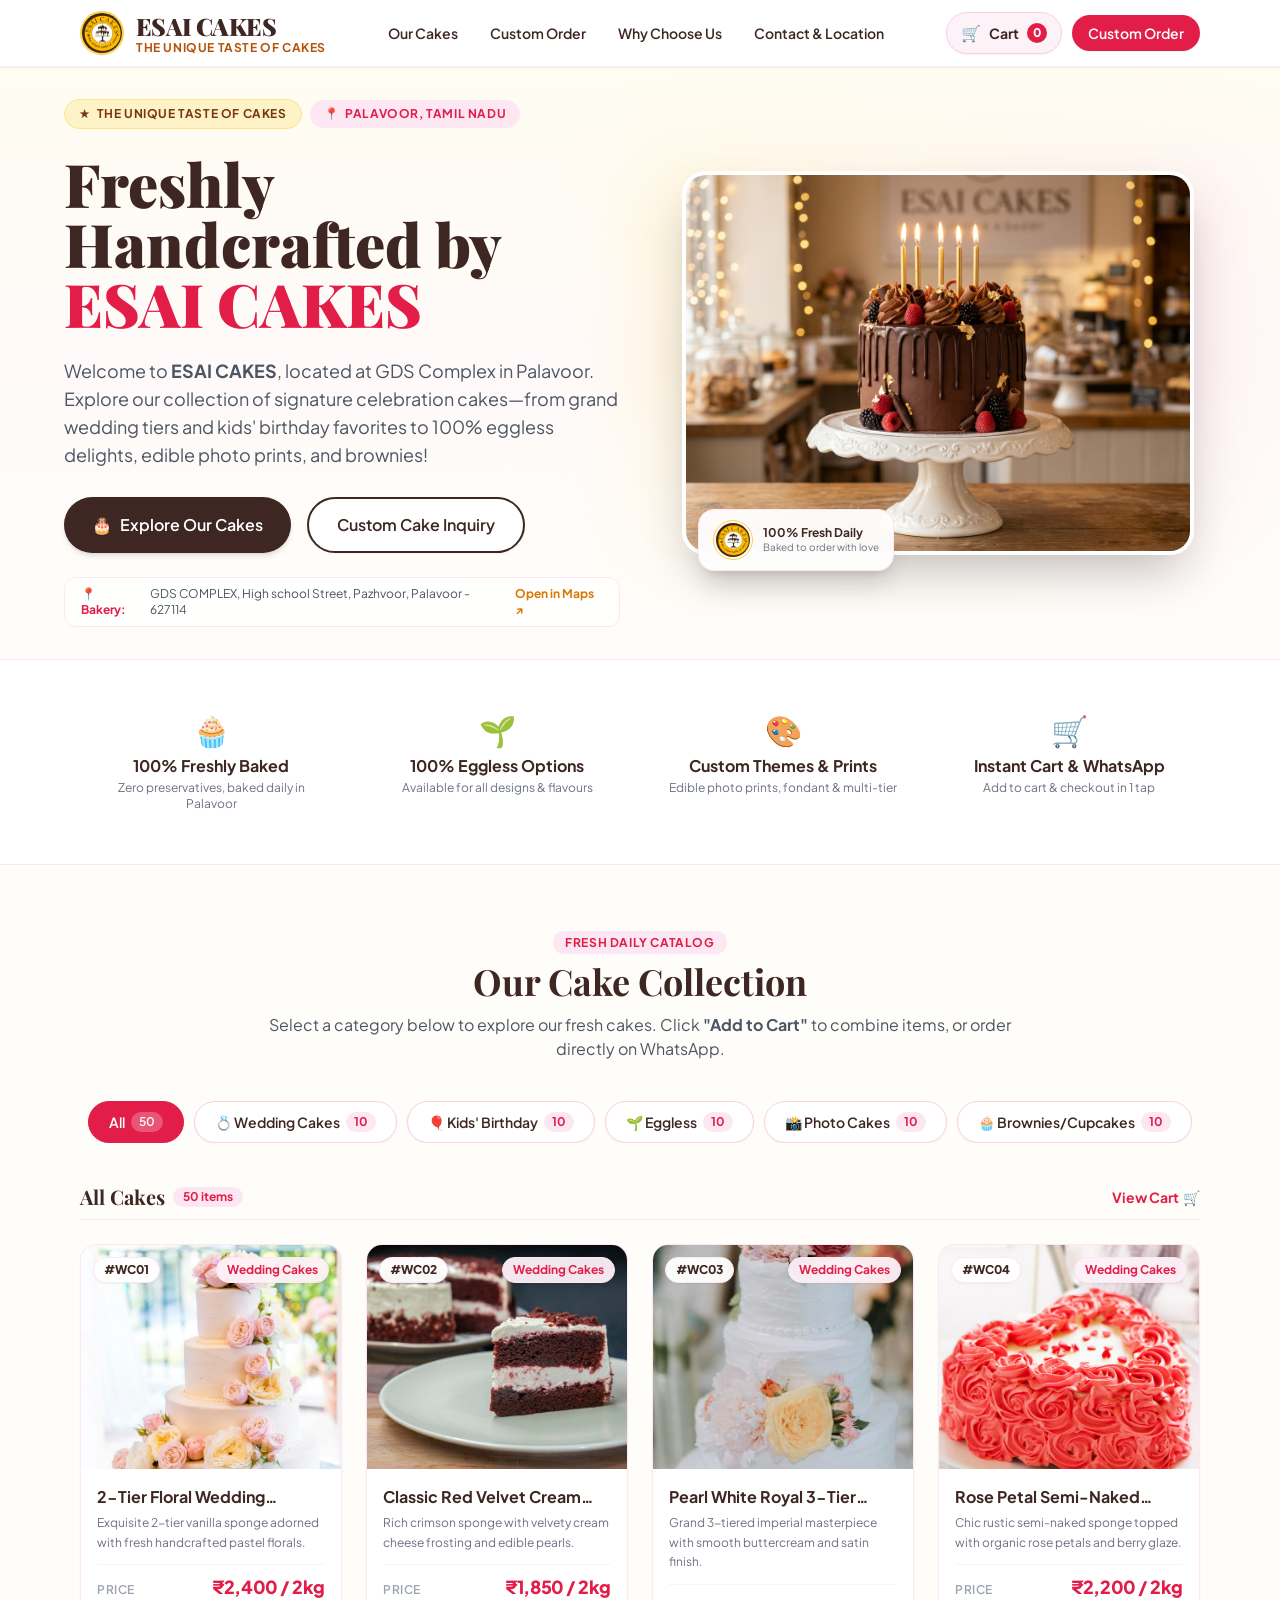
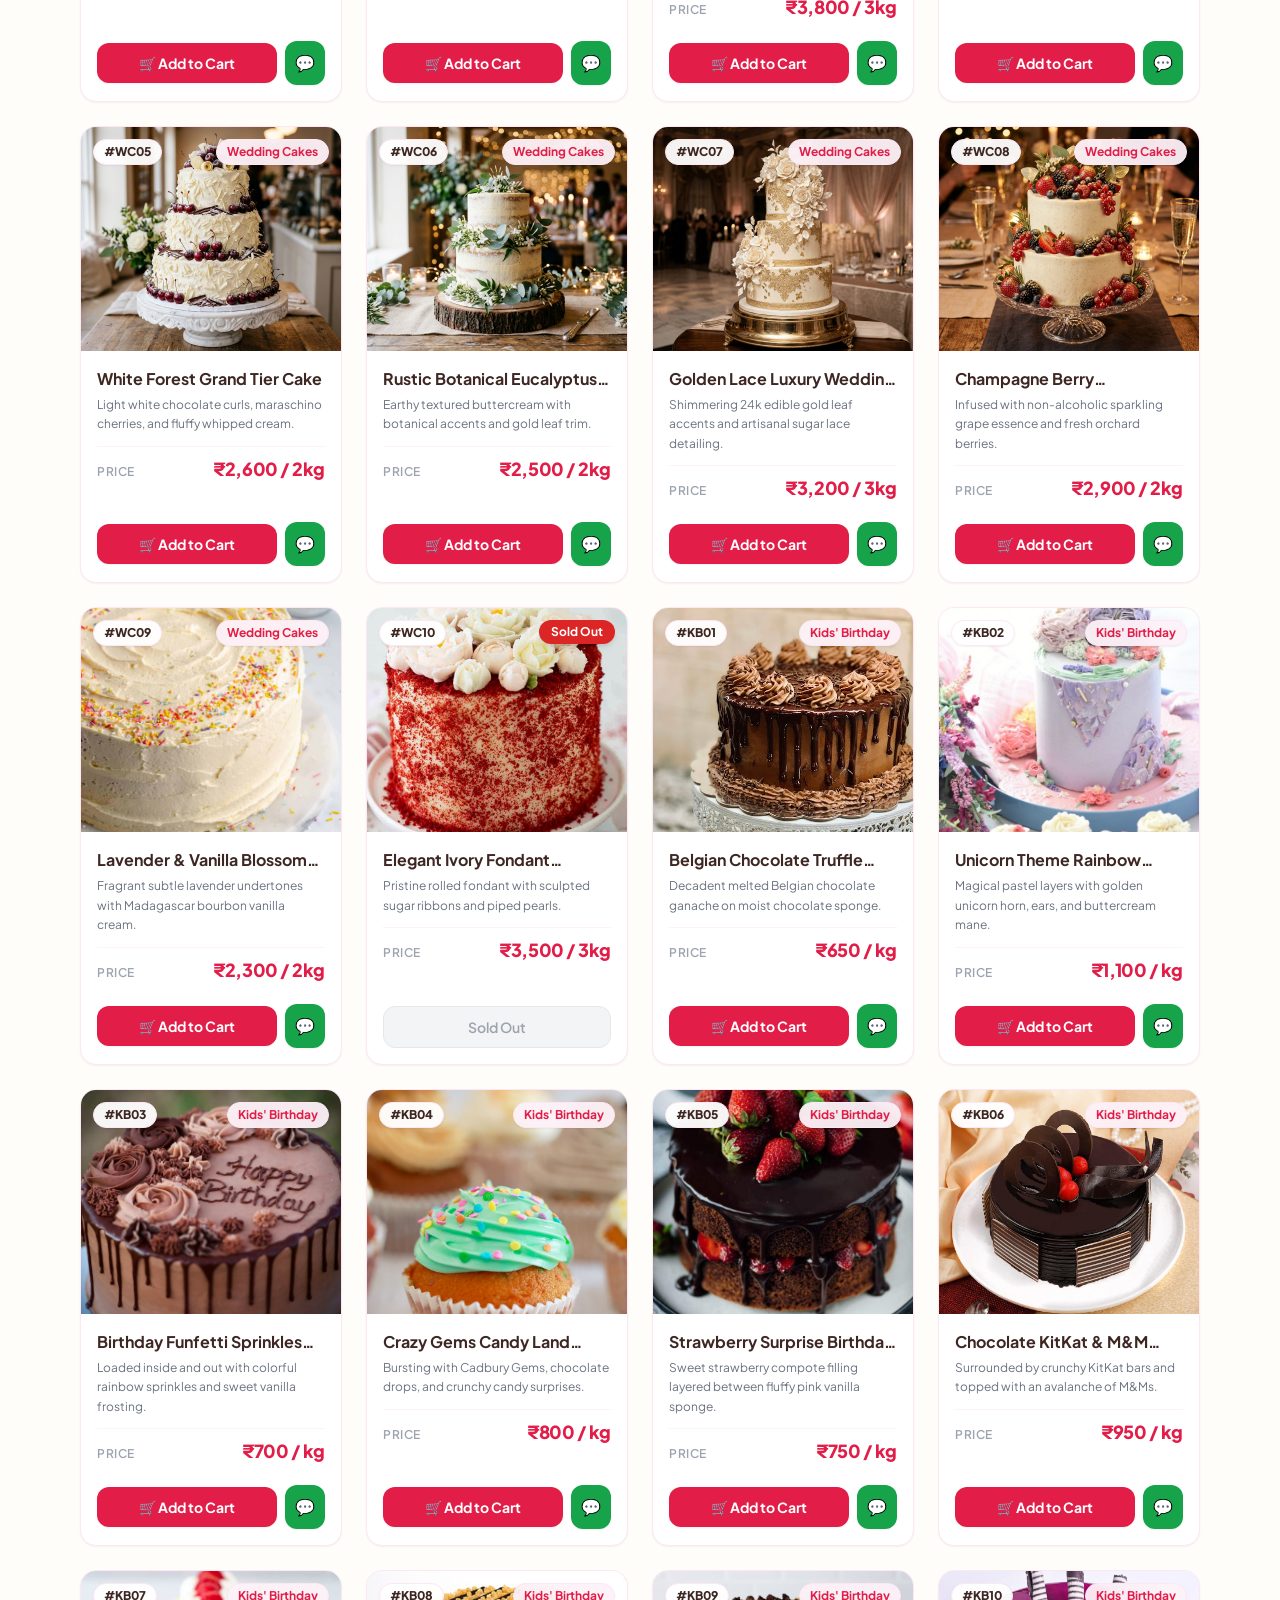
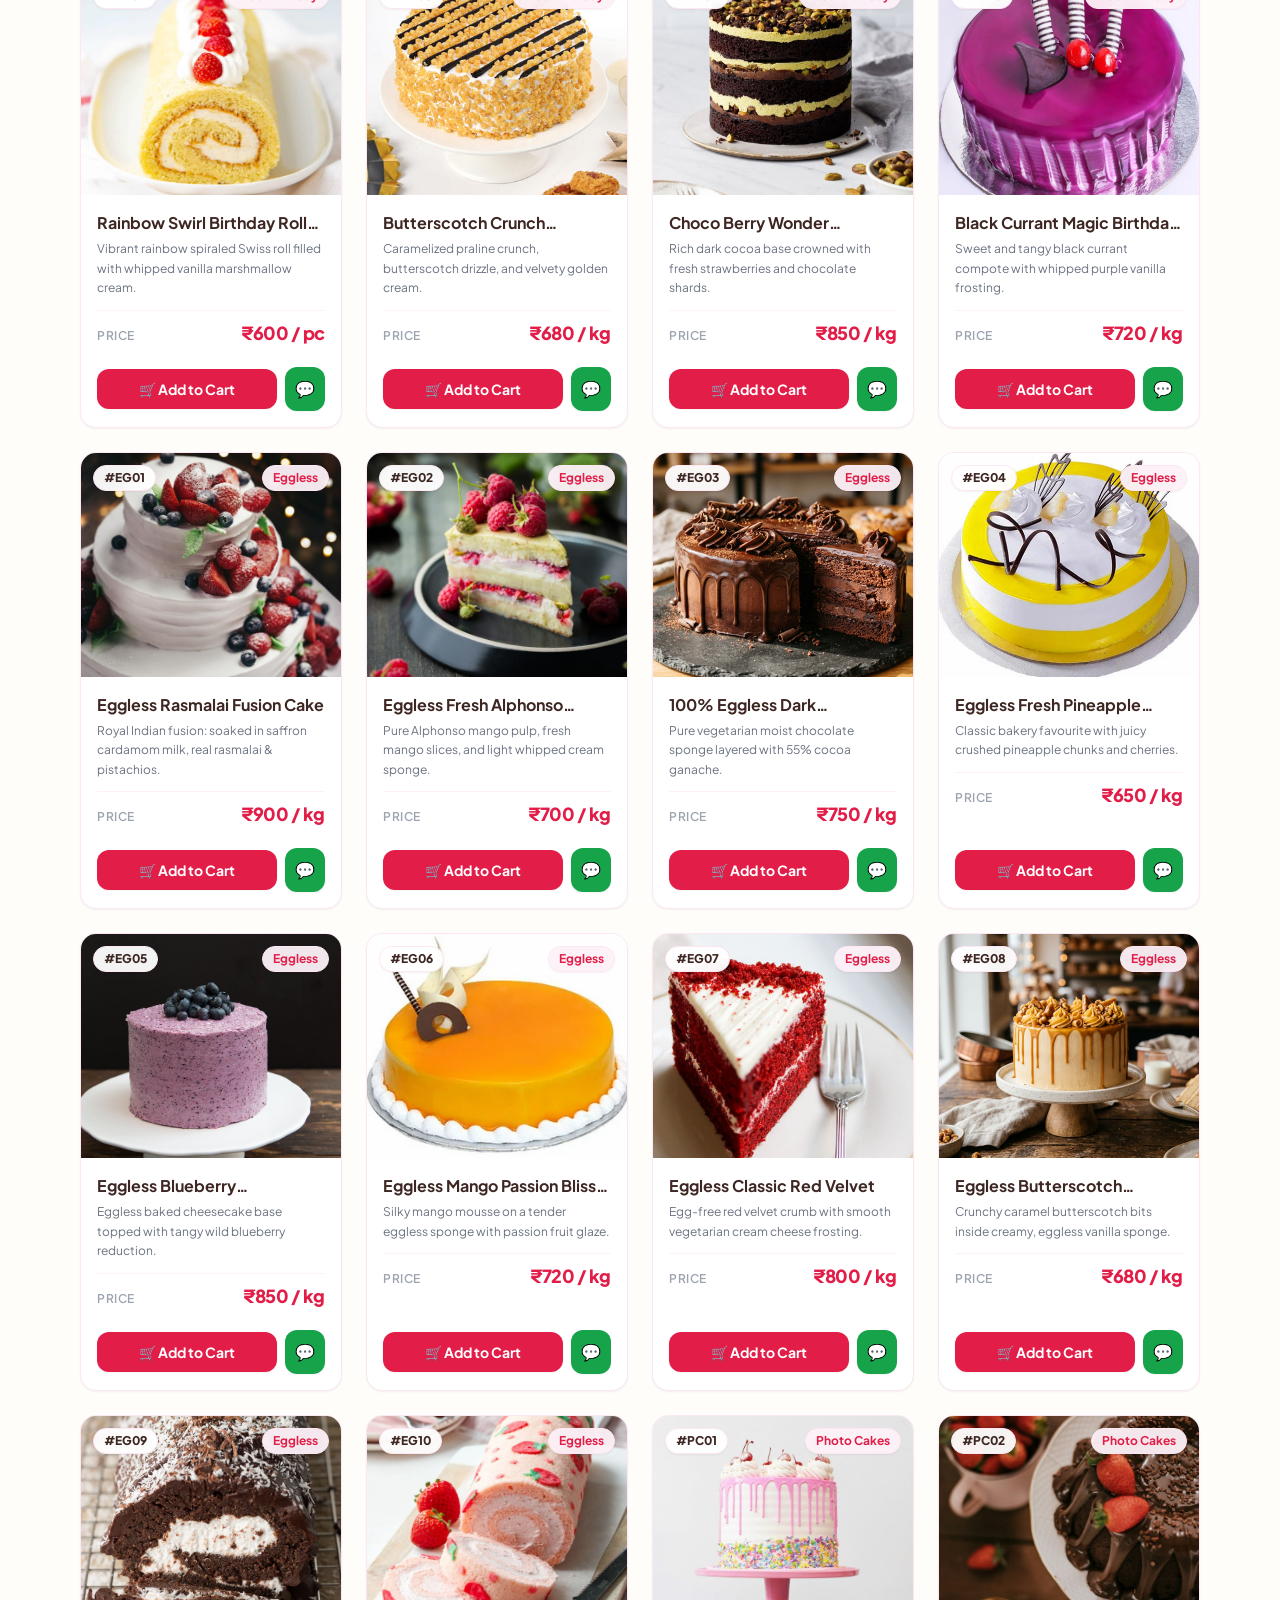
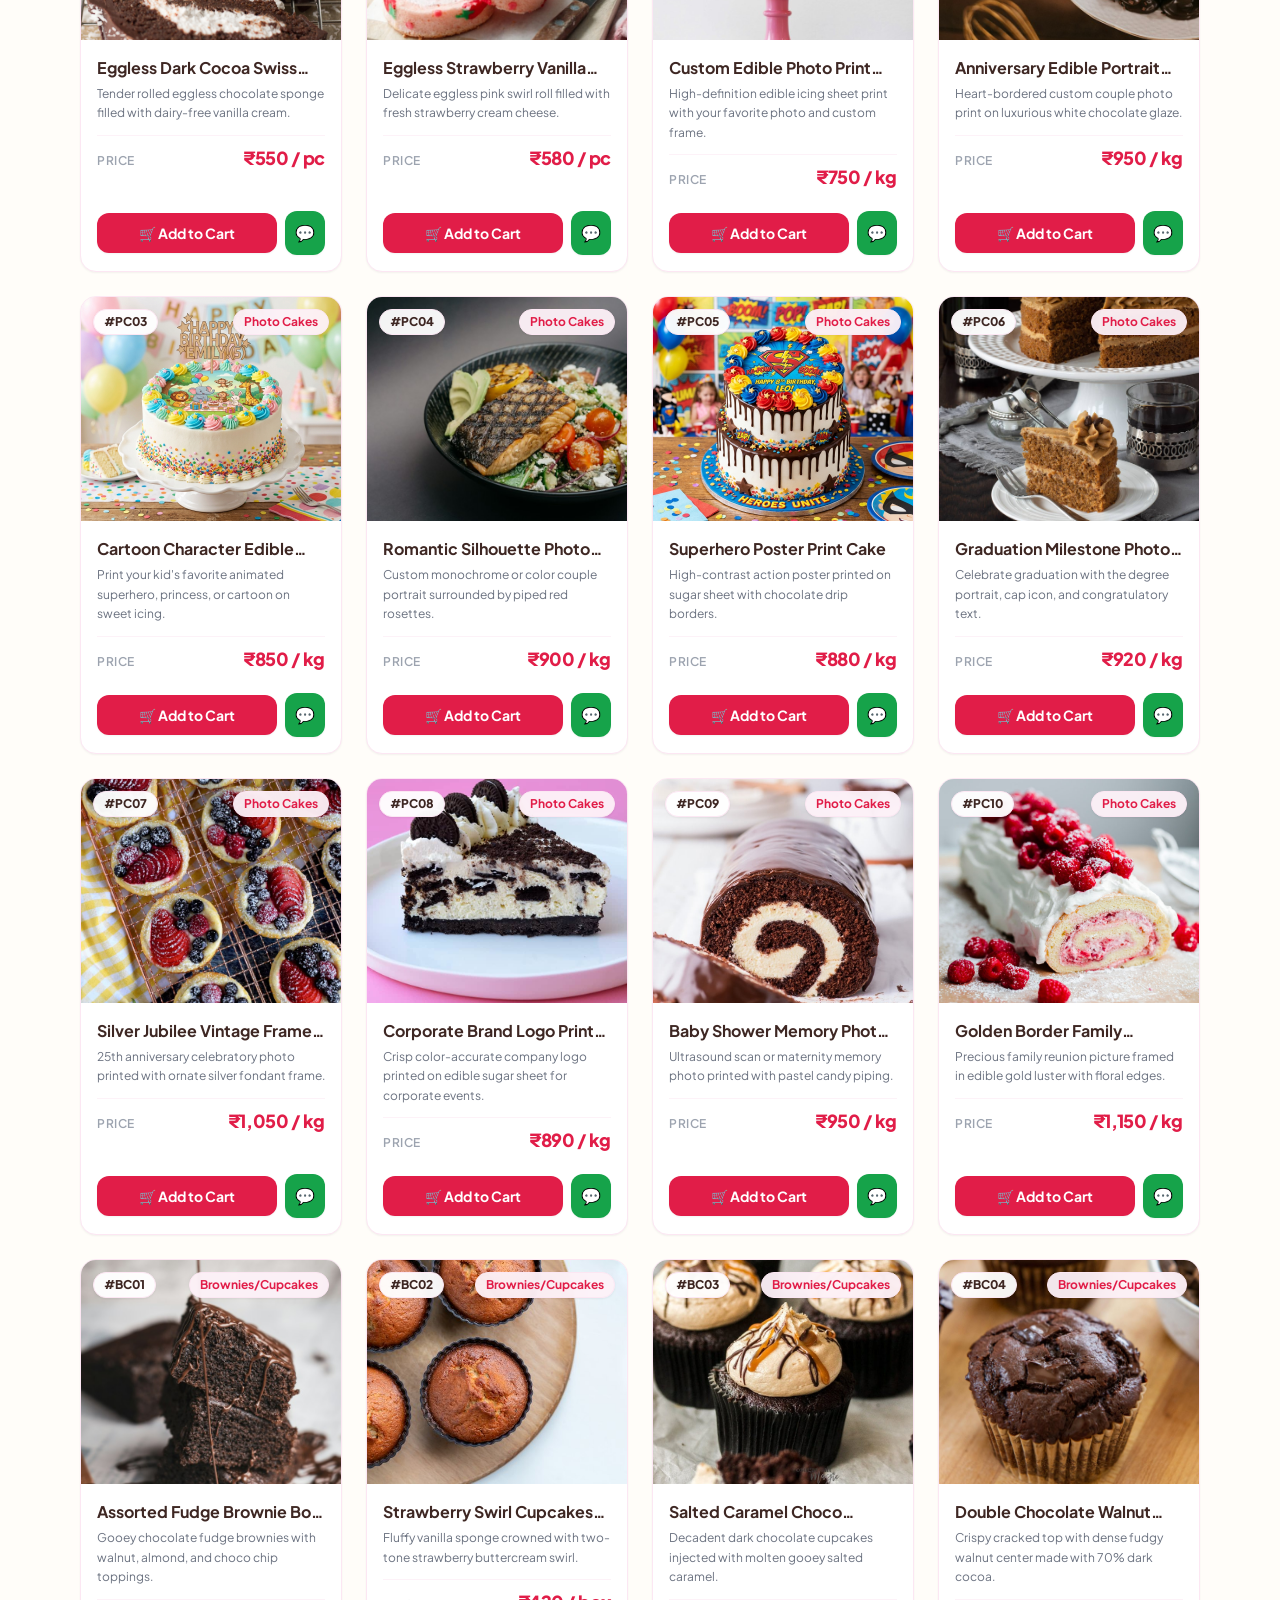
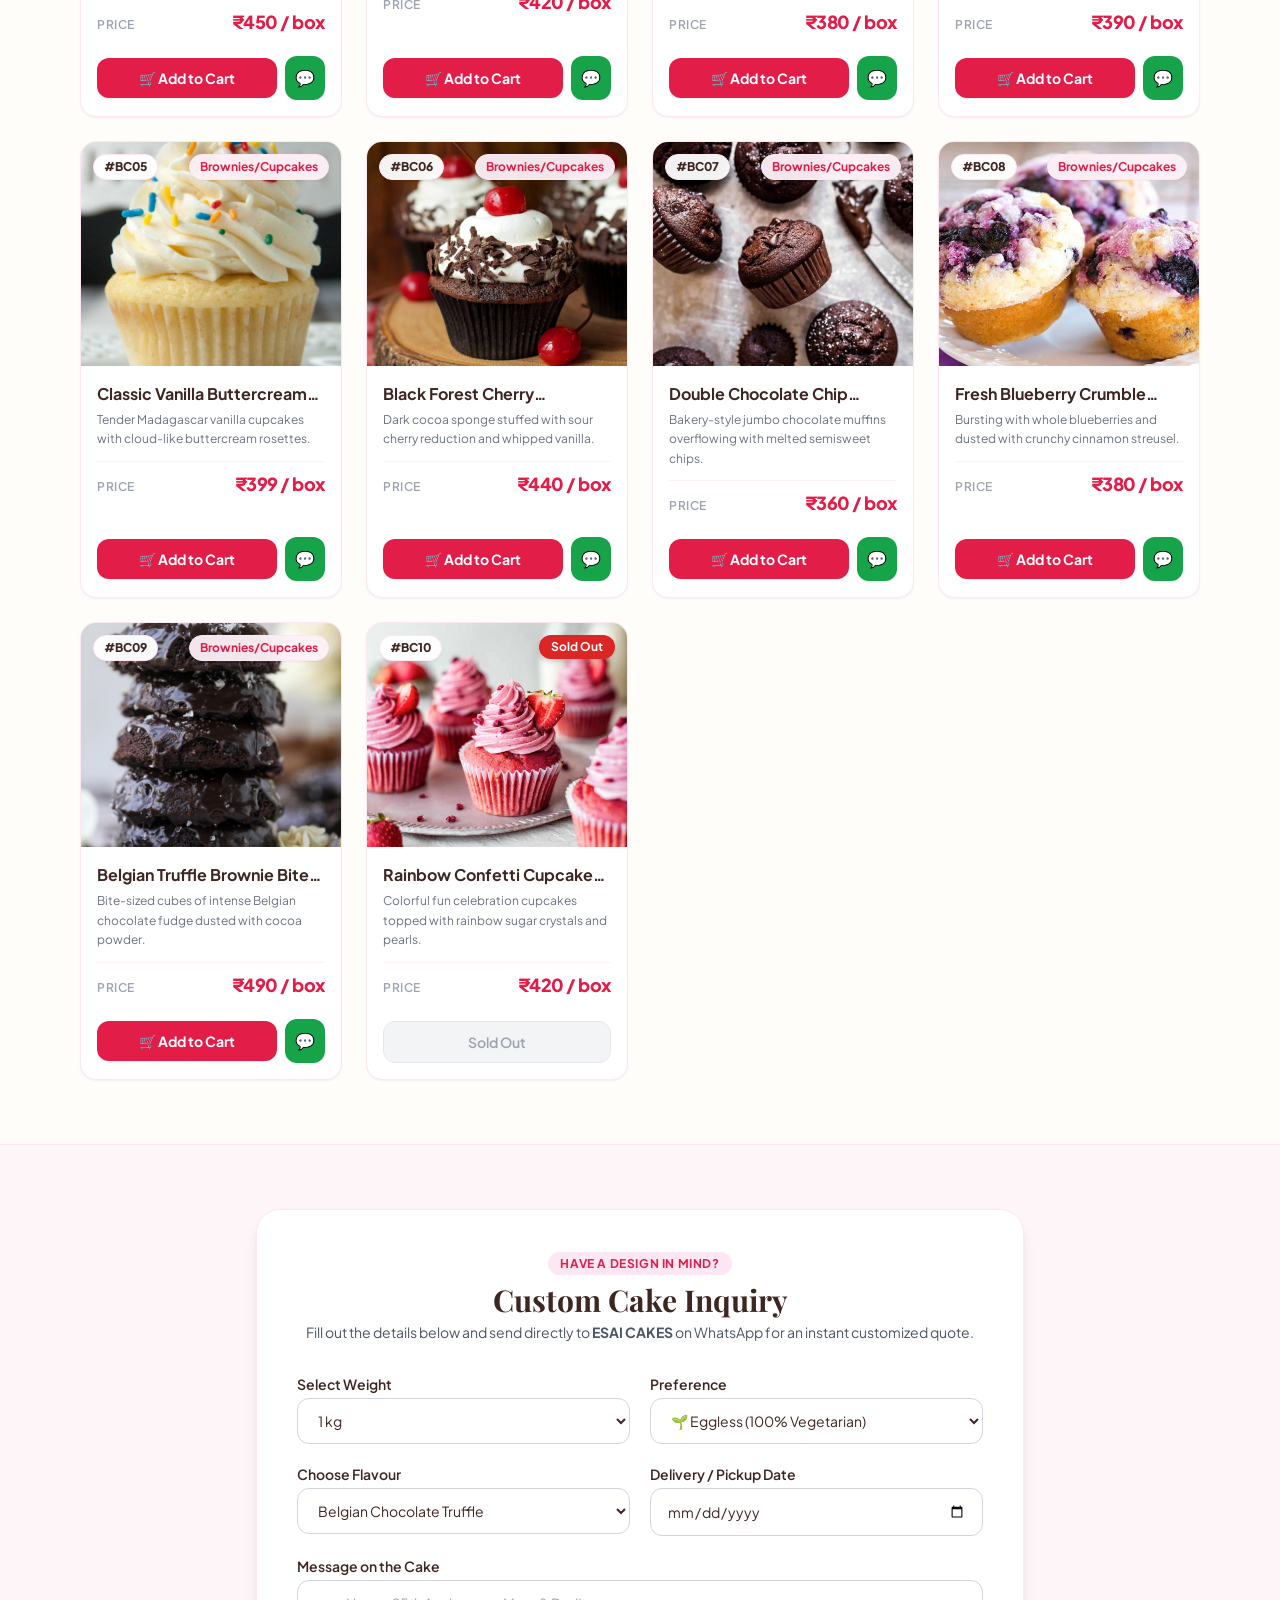
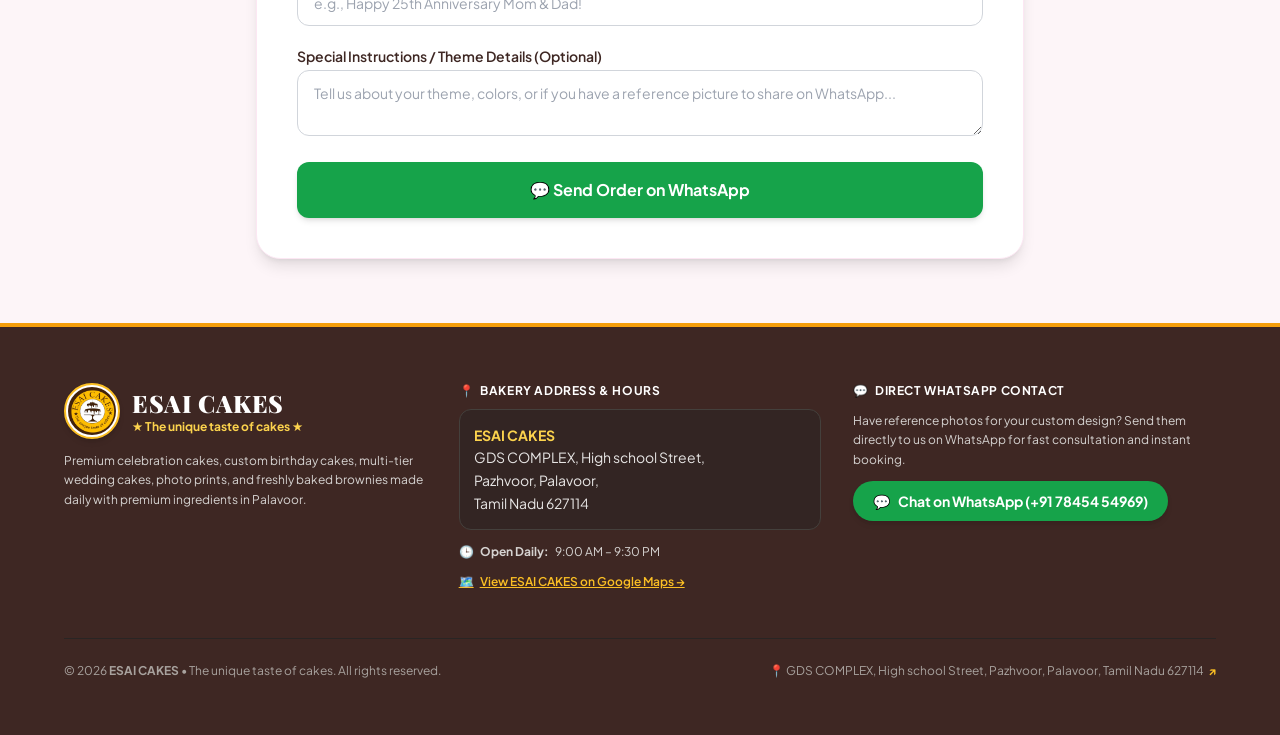
<file: index.html>
<!DOCTYPE html>
<html lang="en" class="scroll-smooth">
<head>
  <meta charset="UTF-8" />
  <meta name="viewport" content="width=device-width, initial-scale=1.0" />
  <title>ESAI CAKES | The Unique Taste of Cakes - Palavoor, Tamil Nadu</title>
  <link rel="icon" type="image/png" href="images/logo.png" />

  <!-- Link preview (WhatsApp, Facebook, etc.) -->
  <meta name="description" content="Explore celebration cakes, eggless options, photo cakes and brownies at ESAI CAKES, Palavoor. Order directly on WhatsApp!" />
  <meta property="og:type" content="website" />
  <meta property="og:site_name" content="ESAI CAKES" />
  <meta property="og:title" content="ESAI CAKES | The Unique Taste of Cakes" />
  <meta property="og:description" content="Explore celebration cakes, eggless options, photo cakes and brownies at ESAI CAKES, Palavoor. Order directly on WhatsApp!" />
  <meta property="og:image" content="https://esaicakes.netlify.app/images/og-share.jpg" />
  <meta property="og:image:width" content="1200" />
  <meta property="og:image:height" content="630" />
  <meta property="og:url" content="https://esaicakes.netlify.app/" />
  <meta name="twitter:card" content="summary_large_image" />
  
  <!-- Google Fonts -->
  <link href="https://fonts.googleapis.com/css2?family=Playfair+Display:wght@600;700;800&family=Plus+Jakarta+Sans:wght@400;500;600;700;800&display=swap" rel="stylesheet">
  <!-- Compiled Tailwind CSS (rebuild: see tailwind.config.js) -->
  <link rel="stylesheet" href="styles.css?v=2" />
</head>
<body class="bg-cream text-cocoa font-sans antialiased relative selection:bg-rose selection:text-white">

  <!-- Sticky Navbar -->
  <header class="sticky top-0 z-40 bg-white/95 backdrop-blur-md border-b border-pink-100 shadow-sm transition">
    <div class="max-w-6xl mx-auto px-4 py-2.5 flex items-center justify-between">
      <a href="#" class="flex items-center gap-3 hover:opacity-95 transition group">
        <img src="images/logo.png" alt="ESAI CAKES Logo" class="w-11 h-11 object-contain rounded-full shadow-sm border-2 border-amber-300 group-hover:scale-105 transition-transform" />
        <div>
          <span class="tracking-tight block leading-tight font-serif font-black text-xl md:text-2xl text-cocoa">ESAI CAKES</span>
          <span class="text-[10px] md:text-xs text-amber-700 tracking-wider uppercase block font-sans font-bold -mt-0.5">The unique taste of cakes</span>
        </div>
      </a>
      
      <nav class="hidden md:flex items-center gap-8 text-sm font-semibold">
        <a href="#catalog" class="hover:text-rose transition">Our Cakes</a>
        <a href="#custom-order" class="hover:text-rose transition">Custom Order</a>
        <a href="#why-us" class="hover:text-rose transition">Why Choose Us</a>
        <a href="#contact-us" class="hover:text-rose transition">Contact & Location</a>
      </nav>

      <div class="flex items-center gap-2.5">
        <!-- Cart Trigger Button -->
        <button id="open-cart-btn" class="relative bg-pink-50 hover:bg-pink-100 text-cocoa border border-pink-200 px-3.5 py-2 rounded-full text-sm font-bold flex items-center gap-2 transition shadow-sm hover:shadow active:scale-95" aria-label="Open Cart">
          <span class="text-base">🛒</span>
          <span class="hidden sm:inline">Cart</span>
          <span id="cart-count-badge" class="bg-rose text-white text-xs font-extrabold min-w-[20px] h-5 px-1.5 rounded-full flex items-center justify-center">0</span>
        </button>

        <a href="#custom-order" class="bg-rose text-white px-4 py-2 rounded-full text-sm font-semibold hover:bg-pink-700 transition shadow-sm hidden sm:inline-block">
          Custom Order
        </a>
      </div>
    </div>
  </header>

  <!-- Hero Section -->
  <section class="relative bg-gradient-to-b from-amber-50/50 via-pink-50/30 to-cream py-8 md:py-18 px-4 overflow-hidden">
    <div class="max-w-6xl mx-auto grid md:grid-cols-2 gap-8 md:gap-10 items-center">
      <div class="space-y-5 md:space-y-6">
        <div class="flex flex-wrap items-center gap-2">
          <span class="inline-flex items-center gap-1.5 bg-amber-100 text-amber-900 text-xs font-bold uppercase tracking-wider px-3.5 py-1.5 rounded-full shadow-xs border border-amber-200">
            <span>★</span> The Unique Taste of Cakes
          </span>
          <span class="inline-flex items-center gap-1.5 bg-pink-100 text-rose text-xs font-bold uppercase tracking-wider px-3.5 py-1.5 rounded-full shadow-xs">
            <span>📍</span> Palavoor, Tamil Nadu
          </span>
        </div>

        <h1 class="text-[2.1rem] sm:text-5xl md:text-6xl font-serif font-black leading-tight text-cocoa">
          Freshly Handcrafted by <span class="text-rose">ESAI CAKES</span>
        </h1>
        <p class="text-gray-600 text-[15px] md:text-lg leading-relaxed">
          Welcome to <strong>ESAI CAKES</strong>, located at GDS Complex in Palavoor. Explore our collection of signature celebration cakes—from grand wedding tiers and kids' birthday favorites to 100% eggless delights, edible photo prints, and brownies!
        </p>
        <div class="grid grid-cols-1 sm:flex sm:flex-wrap gap-3 sm:gap-4 pt-1">
          <a href="#catalog" class="bg-cocoa text-white px-7 py-3.5 rounded-full font-semibold hover:bg-stone-800 transition shadow-md flex items-center justify-center gap-2">
            <span>🎂</span> Explore Our Cakes
          </a>
          <a href="#custom-order" class="bg-white border-2 border-cocoa text-cocoa px-7 py-3.5 rounded-full font-semibold hover:bg-pink-50 transition shadow-sm text-center">
            Custom Cake Inquiry
          </a>
        </div>

        <!-- Quick Address Link to Google Maps -->
        <a href="https://www.google.com/maps/place/ESAI+CAKES/@8.2039157,77.5743268,17z/data=!4m14!1m7!3m6!1s0x3b048bbf6f6dabcf:0x94bb3f0b1abce792!2sGDS+complex!8m2!3d8.2039157!4d77.5743268!16s%2Fg%2F11gsn41s1h!3m5!1s0x3b048b415cfe04bb:0xca898d08f03bb19a!8m2!3d8.2029379!4d77.5746567!16s%2Fg%2F11wjdh6hf6?entry=ttu&g_ep=EgoyMDI2MTAxOC4wIKXMDSoASAFQAw%3D%3D" target="_blank" rel="noopener noreferrer" class="inline-flex items-center gap-2 text-xs text-gray-600 hover:text-rose pt-2 bg-white/80 hover:bg-white backdrop-blur-sm px-4 py-2 rounded-xl border border-pink-100 shadow-xs hover:shadow transition">
          <span class="text-rose font-bold">📍 Bakery:</span>
          <span>GDS COMPLEX, High school Street, Pazhvoor, Palavoor - 627114</span>
          <span class="text-amber-600 font-bold ml-1">Open in Maps ↗</span>
        </a>
      </div>

      <div class="relative flex justify-center items-center">
        <div class="absolute -inset-4 bg-gradient-to-r from-amber-200/60 via-rose-200/40 to-pink-200/60 rounded-3xl blur-2xl opacity-70 -z-10"></div>
        <div class="relative w-full max-w-lg">
          <img src="images/hero-cake.jpg" 
               alt="ESAI CAKES Signature Celebration Cake" 
               class="rounded-3xl shadow-2xl w-full h-auto max-h-[340px] md:max-h-[520px] object-contain border-4 border-white bg-white/50 backdrop-blur-xs transition hover:scale-[1.01] duration-500" />
          <div class="absolute -bottom-3 sm:-bottom-4 left-4 bg-white/95 backdrop-blur-md py-2.5 px-3.5 rounded-2xl shadow-xl border border-pink-100 flex items-center gap-2.5">
            <img src="images/logo.png" alt="ESAI CAKES Seal" class="w-10 h-10 rounded-full border border-amber-300 p-0.5" />
            <div>
              <p class="font-bold text-xs text-cocoa leading-tight">100% Fresh Daily</p>
              <p class="text-[10px] text-gray-500">Baked to order with love</p>
            </div>
          </div>
        </div>
      </div>
    </div>
  </section>

  <!-- Why Choose Us Banner -->
  <section id="why-us" class="py-6 md:py-10 bg-white border-y border-pink-100">
    <div class="max-w-6xl mx-auto px-4 grid grid-cols-2 md:grid-cols-4 gap-2 md:gap-6 text-center">
      <div class="p-3">
        <div class="text-3xl mb-1.5">🧁</div>
        <h3 class="font-bold text-sm md:text-base">100% Freshly Baked</h3>
        <p class="text-xs text-gray-500 mt-0.5">Zero preservatives, baked daily in Palavoor</p>
      </div>
      <div class="p-3">
        <div class="text-3xl mb-1.5">🌱</div>
        <h3 class="font-bold text-sm md:text-base">100% Eggless Options</h3>
        <p class="text-xs text-gray-500 mt-0.5">Available for all designs & flavours</p>
      </div>
      <div class="p-3">
        <div class="text-3xl mb-1.5">🎨</div>
        <h3 class="font-bold text-sm md:text-base">Custom Themes & Prints</h3>
        <p class="text-xs text-gray-500 mt-0.5">Edible photo prints, fondant & multi-tier</p>
      </div>
      <div class="p-3">
        <div class="text-3xl mb-1.5">🛒</div>
        <h3 class="font-bold text-sm md:text-base">Instant Cart & WhatsApp</h3>
        <p class="text-xs text-gray-500 mt-0.5">Add to cart & checkout in 1 tap</p>
      </div>
    </div>
  </section>

  <!-- Cake Catalog & Category Filter -->
  <section id="catalog" class="py-10 sm:py-16 max-w-6xl mx-auto px-4">
    <div class="text-center max-w-3xl mx-auto mb-6 sm:mb-10">
      <span class="text-rose text-xs font-bold uppercase tracking-wider bg-pink-100 px-3 py-1 rounded-full">
        Fresh Daily Catalog
      </span>
      <h2 class="text-3xl md:text-4xl font-serif font-bold mt-2 mb-3">Our Cake Collection</h2>
      <p class="text-gray-600 text-sm md:text-base">
        Select a category below to explore our fresh cakes. Click <strong>"Add to Cart"</strong> to combine items, or order directly on WhatsApp.
      </p>
    </div>

    <!-- Filter Tabs (10 items per category) -->
    <div id="filter-tabs" class="no-scrollbar flex sm:flex-wrap sm:justify-center gap-2 sm:gap-2.5 mb-6 sm:mb-10 -mx-4 px-4 sm:mx-0 sm:px-0 overflow-x-auto snap-x">
      <button data-category="All" class="filter-btn shrink-0 snap-start whitespace-nowrap active bg-rose text-white border border-rose px-4 sm:px-5 py-2 sm:py-2.5 rounded-full text-sm font-semibold transition shadow-sm flex items-center gap-1.5">
        <span>All</span>
        <span class="text-xs bg-white/25 px-2 py-0.5 rounded-full">50</span>
      </button>
      <button data-category="Wedding Cakes" class="filter-btn shrink-0 snap-start whitespace-nowrap bg-white border border-pink-200 text-cocoa px-4 sm:px-5 py-2 sm:py-2.5 rounded-full text-sm font-semibold hover:bg-pink-50 transition shadow-sm flex items-center gap-1.5">
        <span>💍 Wedding Cakes</span>
        <span class="text-xs bg-pink-100 text-rose px-2 py-0.5 rounded-full font-bold">10</span>
      </button>
      <button data-category="Kids' Birthday" class="filter-btn shrink-0 snap-start whitespace-nowrap bg-white border border-pink-200 text-cocoa px-4 sm:px-5 py-2 sm:py-2.5 rounded-full text-sm font-semibold hover:bg-pink-50 transition shadow-sm flex items-center gap-1.5">
        <span>🎈 Kids' Birthday</span>
        <span class="text-xs bg-pink-100 text-rose px-2 py-0.5 rounded-full font-bold">10</span>
      </button>
      <button data-category="Eggless" class="filter-btn shrink-0 snap-start whitespace-nowrap bg-white border border-pink-200 text-cocoa px-4 sm:px-5 py-2 sm:py-2.5 rounded-full text-sm font-semibold hover:bg-pink-50 transition shadow-sm flex items-center gap-1.5">
        <span>🌱 Eggless</span>
        <span class="text-xs bg-pink-100 text-rose px-2 py-0.5 rounded-full font-bold">10</span>
      </button>
      <button data-category="Photo Cakes" class="filter-btn shrink-0 snap-start whitespace-nowrap bg-white border border-pink-200 text-cocoa px-4 sm:px-5 py-2 sm:py-2.5 rounded-full text-sm font-semibold hover:bg-pink-50 transition shadow-sm flex items-center gap-1.5">
        <span>📸 Photo Cakes</span>
        <span class="text-xs bg-pink-100 text-rose px-2 py-0.5 rounded-full font-bold">10</span>
      </button>
      <button data-category="Brownies/Cupcakes" class="filter-btn shrink-0 snap-start whitespace-nowrap bg-white border border-pink-200 text-cocoa px-4 sm:px-5 py-2 sm:py-2.5 rounded-full text-sm font-semibold hover:bg-pink-50 transition shadow-sm flex items-center gap-1.5">
        <span>🧁 Brownies/Cupcakes</span>
        <span class="text-xs bg-pink-100 text-rose px-2 py-0.5 rounded-full font-bold">10</span>
      </button>
    </div>

    <!-- Active Category Header & Count indicator -->
    <div class="flex items-center justify-between mb-6 pb-2 border-b border-pink-100">
      <div class="flex items-center gap-2">
        <h3 id="category-heading" class="text-xl font-serif font-bold text-cocoa">All Cakes</h3>
        <span id="category-badge-count" class="text-xs bg-pink-100 text-rose font-bold px-2.5 py-0.5 rounded-full">50 items</span>
      </div>
      <button id="view-cart-link" class="text-rose text-sm font-bold hover:underline flex items-center gap-1">
        <span>View Cart</span> <span>🛒</span>
      </button>
    </div>

    <!-- Dynamic Cake Grid -->
    <div id="cake-grid" class="grid grid-cols-2 lg:grid-cols-3 xl:grid-cols-4 gap-3 sm:gap-6">
      <!-- Populated automatically by app.js -->
    </div>
  </section>

  <!-- Custom Cake Inquiry Form -->
  <section id="custom-order" class="py-10 sm:py-16 bg-pink-50/70 border-t border-pink-100 px-4">
    <div class="max-w-3xl mx-auto bg-white rounded-3xl shadow-lg p-5 md:p-10 border border-pink-100">
      <div class="text-center mb-8">
        <span class="text-rose text-xs font-bold uppercase tracking-wider bg-pink-100 px-3 py-1 rounded-full">
          Have a Design in Mind?
        </span>
        <h2 class="text-3xl font-serif font-bold mt-2">Custom Cake Inquiry</h2>
        <p class="text-gray-600 text-sm mt-1">Fill out the details below and send directly to <strong>ESAI CAKES</strong> on WhatsApp for an instant customized quote.</p>
      </div>

      <form id="custom-cake-form" class="space-y-5">
        <div class="grid grid-cols-1 md:grid-cols-2 gap-5">
          <!-- Weight Selection -->
          <div>
            <label class="block text-sm font-semibold mb-1">Select Weight</label>
            <select id="cake-weight" required class="w-full rounded-xl border border-gray-300 px-4 py-3 text-sm focus:outline-none focus:border-rose bg-white">
              <option value="0.5 kg (Half kg)">0.5 kg (Half kg)</option>
              <option value="1 kg" selected>1 kg</option>
              <option value="2 kg">2 kg</option>
              <option value="Custom Multi-Tier (3kg+)">Custom Multi-Tier (3kg+)</option>
            </select>
          </div>

          <!-- Egg / Eggless Preference -->
          <div>
            <label class="block text-sm font-semibold mb-1">Preference</label>
            <select id="cake-preference" required class="w-full rounded-xl border border-gray-300 px-4 py-3 text-sm focus:outline-none focus:border-rose bg-white">
              <option value="Eggless (100% Vegetarian)">🌱 Eggless (100% Vegetarian)</option>
              <option value="With Egg">🥚 With Egg</option>
            </select>
          </div>
        </div>

        <div class="grid grid-cols-1 md:grid-cols-2 gap-5">
          <!-- Flavour -->
          <div>
            <label class="block text-sm font-semibold mb-1">Choose Flavour</label>
            <select id="cake-flavour" required class="w-full rounded-xl border border-gray-300 px-4 py-3 text-sm focus:outline-none focus:border-rose bg-white">
              <option value="Belgian Chocolate Truffle">Belgian Chocolate Truffle</option>
              <option value="Red Velvet Cream Cheese">Red Velvet Cream Cheese</option>
              <option value="Classic Butterscotch">Classic Butterscotch</option>
              <option value="Rasmalai Fusion">Rasmalai Fusion</option>
              <option value="Fresh Alphonso Mango">Fresh Alphonso Mango</option>
              <option value="Fresh Fruit / Pineapple">Fresh Fruit / Pineapple</option>
              <option value="Other (Specify in notes)">Other (Specify in notes)</option>
            </select>
          </div>

          <!-- Date Needed -->
          <div>
            <label class="block text-sm font-semibold mb-1">Delivery / Pickup Date</label>
            <input type="date" id="cake-date" required class="w-full rounded-xl border border-gray-300 px-4 py-3 text-sm focus:outline-none focus:border-rose bg-white" />
          </div>
        </div>

        <!-- Message on Cake -->
        <div>
          <label class="block text-sm font-semibold mb-1">Message on the Cake</label>
          <input type="text" id="cake-message" placeholder="e.g., Happy 25th Anniversary Mom & Dad!" class="w-full rounded-xl border border-gray-300 px-4 py-3 text-sm focus:outline-none focus:border-rose bg-white" />
        </div>

        <!-- Extra Design Notes -->
        <div>
          <label class="block text-sm font-semibold mb-1">Special Instructions / Theme Details (Optional)</label>
          <textarea id="cake-notes" rows="2" placeholder="Tell us about your theme, colors, or if you have a reference picture to share on WhatsApp..." class="w-full rounded-xl border border-gray-300 px-4 py-3 text-sm focus:outline-none focus:border-rose bg-white"></textarea>
        </div>

        <button type="submit" class="w-full bg-green-600 hover:bg-green-700 text-white font-bold py-4 rounded-xl shadow-md hover:shadow-lg transition flex items-center justify-center gap-2 text-base">
          <span>💬 Send Order on WhatsApp</span>
        </button>
      </form>
    </div>
  </section>

  <!-- Slide-Over Shopping Cart Drawer -->
  <div id="cart-drawer-backdrop" class="fixed inset-0 bg-black/60 backdrop-blur-sm z-50 opacity-0 pointer-events-none transition-opacity duration-300">
    <div id="cart-drawer" class="fixed inset-y-0 right-0 max-w-full w-full sm:w-[440px] bg-white shadow-2xl flex flex-col transform translate-x-full transition-transform duration-300 ease-in-out">
      <!-- Drawer Header -->
      <div class="p-5 border-b border-pink-100 flex items-center justify-between bg-pink-50/60">
        <div class="flex items-center gap-3">
          <img src="images/logo.png" alt="ESAI CAKES" class="w-9 h-9 rounded-full border border-amber-300 bg-white" />
          <div>
            <h3 class="text-lg font-serif font-bold text-cocoa leading-tight">ESAI CAKES Cart</h3>
            <p class="text-xs text-gray-500"><span id="cart-drawer-count">0</span> item(s) selected</p>
          </div>
        </div>
        <button id="close-cart-btn" class="text-gray-400 hover:text-rose p-2 rounded-full hover:bg-white transition" aria-label="Close cart">
          <svg class="w-6 h-6" fill="none" stroke="currentColor" viewBox="0 0 24 24">
            <path stroke-linecap="round" stroke-linejoin="round" stroke-width="2" d="M6 18L18 6M6 6l12 12"></path>
          </svg>
        </button>
      </div>

      <!-- Drawer Cart Items Container (Scrollable) -->
      <div id="cart-items-container" class="flex-1 overflow-y-auto p-5 space-y-3.5 divide-y divide-pink-50">
        <!-- Rendered by app.js -->
      </div>

      <!-- Drawer Footer -->
      <div id="cart-drawer-footer" class="p-5 border-t border-pink-100 bg-cream/80 space-y-3.5">
        <div class="space-y-1.5 text-sm">
          <div class="flex justify-between text-gray-600">
            <span>Total Items:</span>
            <span id="cart-total-qty" class="font-bold text-cocoa">0</span>
          </div>
          <div class="flex justify-between text-base font-bold text-cocoa pt-2 border-t border-pink-200/60">
            <span>Estimated Total:</span>
            <span id="cart-total-price" class="text-2xl text-rose font-extrabold">₹0</span>
          </div>
        </div>

        <div class="bg-amber-50 text-amber-900 text-xs p-2.5 rounded-xl text-center font-medium flex items-center justify-center gap-1.5 border border-amber-200/60">
          <span>★</span>
          <span>ESAI CAKES • The Unique Taste of Cakes</span>
        </div>

        <!-- WhatsApp Checkout Button -->
        <button id="cart-whatsapp-checkout" class="w-full bg-green-600 hover:bg-green-700 text-white font-bold py-3.5 px-4 rounded-xl shadow-md hover:shadow-lg transition flex items-center justify-center gap-2 text-base">
          <span>💬 Checkout via WhatsApp</span>
        </button>

        <div class="flex items-center justify-between text-xs pt-1">
          <button id="clear-cart-btn" class="text-gray-400 hover:text-red-600 transition">
            Clear Cart
          </button>
          <button id="continue-shopping-btn" class="text-cocoa hover:text-rose font-semibold transition">
            Continue Shopping →
          </button>
        </div>
      </div>
    </div>
  </div>

  <!-- Floating Mobile Cart Pill -->
  <button id="floating-cart-btn" class="fixed bottom-4 right-4 sm:bottom-6 sm:right-6 z-30 bg-rose hover:bg-pink-700 text-white px-5 py-3.5 rounded-full shadow-2xl flex items-center gap-3 transition transform hover:scale-105 active:scale-95 border-2 border-white" aria-label="View Cart">
    <span class="text-xl">🛒</span>
    <span class="font-bold text-sm hidden xs:inline">Cart</span>
    <span id="floating-cart-badge" class="bg-white text-rose text-xs font-black px-2 py-0.5 rounded-full shadow-sm">0</span>
    <span id="floating-cart-total" class="font-extrabold text-sm border-l border-white/30 pl-2">₹0</span>
  </button>

  <!-- Toast Notification -->
  <div id="cart-toast" class="fixed bottom-24 sm:bottom-8 left-1/2 -translate-x-1/2 z-50 bg-cocoa text-white px-5 py-3 rounded-2xl shadow-2xl flex items-center gap-3 transform translate-y-24 opacity-0 transition duration-300 pointer-events-none border border-white/20">
    <span class="text-xl">🍰</span>
    <span id="toast-message" class="text-sm font-medium">Added to cart!</span>
    <button id="toast-view-cart" class="bg-rose text-white text-xs font-bold px-3 py-1.5 rounded-full hover:bg-pink-700 transition pointer-events-auto">
      View Cart
    </button>
  </div>

  <!-- Footer with Full Bakery Address -->
  <footer id="contact-us" class="bg-cocoa text-cream py-14 px-4 border-t-4 border-amber-500">
    <div class="max-w-6xl mx-auto grid grid-cols-1 md:grid-cols-3 gap-8 text-sm">
      <div class="space-y-3">
        <div class="flex items-center gap-3">
          <img src="images/logo.png" alt="ESAI CAKES Logo" class="w-14 h-14 rounded-full border-2 border-amber-400 bg-white p-0.5 shadow-md" />
          <div>
            <h3 class="text-2xl font-serif font-black text-white tracking-wide">ESAI CAKES</h3>
            <p class="text-xs text-amber-300 font-bold">★ The unique taste of cakes ★</p>
          </div>
        </div>
        <p class="text-stone-300 text-xs leading-relaxed">
          Premium celebration cakes, custom birthday cakes, multi-tier wedding cakes, photo prints, and freshly baked brownies made daily with premium ingredients in Palavoor.
        </p>
      </div>

      <div class="space-y-2.5">
        <h4 class="font-bold text-white uppercase tracking-wider text-xs flex items-center gap-1.5">
          <span>📍</span> Bakery Address & Hours
        </h4>
        <div class="text-stone-200 text-sm leading-relaxed bg-stone-800/50 p-3.5 rounded-xl border border-stone-700">
          <p class="font-bold text-amber-300">ESAI CAKES</p>
          <p>GDS COMPLEX, High school Street,</p>
          <p>Pazhvoor, Palavoor,</p>
          <p>Tamil Nadu 627114</p>
        </div>
        <p class="text-stone-300 text-xs flex items-center gap-1.5 pt-1">
          <span>🕒</span> <strong>Open Daily:</strong> 9:00 AM – 9:30 PM
        </p>
        <a href="https://www.google.com/maps/place/ESAI+CAKES/@8.2039157,77.5743268,17z/data=!4m14!1m7!3m6!1s0x3b048bbf6f6dabcf:0x94bb3f0b1abce792!2sGDS+complex!8m2!3d8.2039157!4d77.5743268!16s%2Fg%2F11gsn41s1h!3m5!1s0x3b048b415cfe04bb:0xca898d08f03bb19a!8m2!3d8.2029379!4d77.5746567!16s%2Fg%2F11wjdh6hf6?entry=ttu&g_ep=EgoyMDI2MTAxOC4wIKXMDSoASAFQAw%3D%3D" target="_blank" rel="noopener noreferrer" class="inline-flex items-center gap-1.5 text-xs text-amber-400 hover:text-amber-300 underline font-semibold pt-1">
          <span>🗺️</span> View ESAI CAKES on Google Maps →
        </a>
      </div>

      <div class="space-y-3">
        <h4 class="font-bold text-white uppercase tracking-wider text-xs flex items-center gap-1.5">
          <span>💬</span> Direct WhatsApp Contact
        </h4>
        <p class="text-stone-300 text-xs leading-relaxed">
          Have reference photos for your custom design? Send them directly to us on WhatsApp for fast consultation and instant booking.
        </p>
        <a id="footer-wa-link" href="https://wa.me/917845454969?text=*HELLO%20%E2%80%A2%20ESAI%20CAKES*%0A------------------------------------%0AHello!%20I%20have%20a%20question%20about%20ordering%20cakes%20from%20ESAI%20CAKES%2C%20Palavoor." target="_blank" rel="noopener noreferrer" class="inline-flex items-center gap-2 bg-green-600 text-white px-5 py-2.5 rounded-full font-bold hover:bg-green-700 transition shadow-md">
          <span>💬</span> Chat on WhatsApp (+91 78454 54969)
        </a>
      </div>
    </div>

    <div class="max-w-6xl mx-auto mt-12 pt-6 border-t border-stone-800 text-center text-xs text-stone-400 flex flex-col sm:flex-row justify-between items-center gap-2">
      <p>© 2026 <strong>ESAI CAKES</strong> • The unique taste of cakes. All rights reserved.</p>
      <a href="https://www.google.com/maps/place/ESAI+CAKES/@8.2039157,77.5743268,17z/data=!4m14!1m7!3m6!1s0x3b048bbf6f6dabcf:0x94bb3f0b1abce792!2sGDS+complex!8m2!3d8.2039157!4d77.5743268!16s%2Fg%2F11gsn41s1h!3m5!1s0x3b048b415cfe04bb:0xca898d08f03bb19a!8m2!3d8.2029379!4d77.5746567!16s%2Fg%2F11wjdh6hf6?entry=ttu&g_ep=EgoyMDI2MTAxOC4wIKXMDSoASAFQAw%3D%3D" target="_blank" rel="noopener noreferrer" class="hover:text-amber-400 transition flex items-center gap-1">
        <span>📍 GDS COMPLEX, High school Street, Pazhvoor, Palavoor, Tamil Nadu 627114</span>
        <span class="text-amber-400 font-bold">↗</span>
      </a>
    </div>
  </footer>

  <!-- Main JavaScript -->
  <script src="supabase-config.js?v=1" charset="UTF-8"></script>
  <script src="app.js?v=2.8" charset="UTF-8"></script>
</body>
</html>
</file>
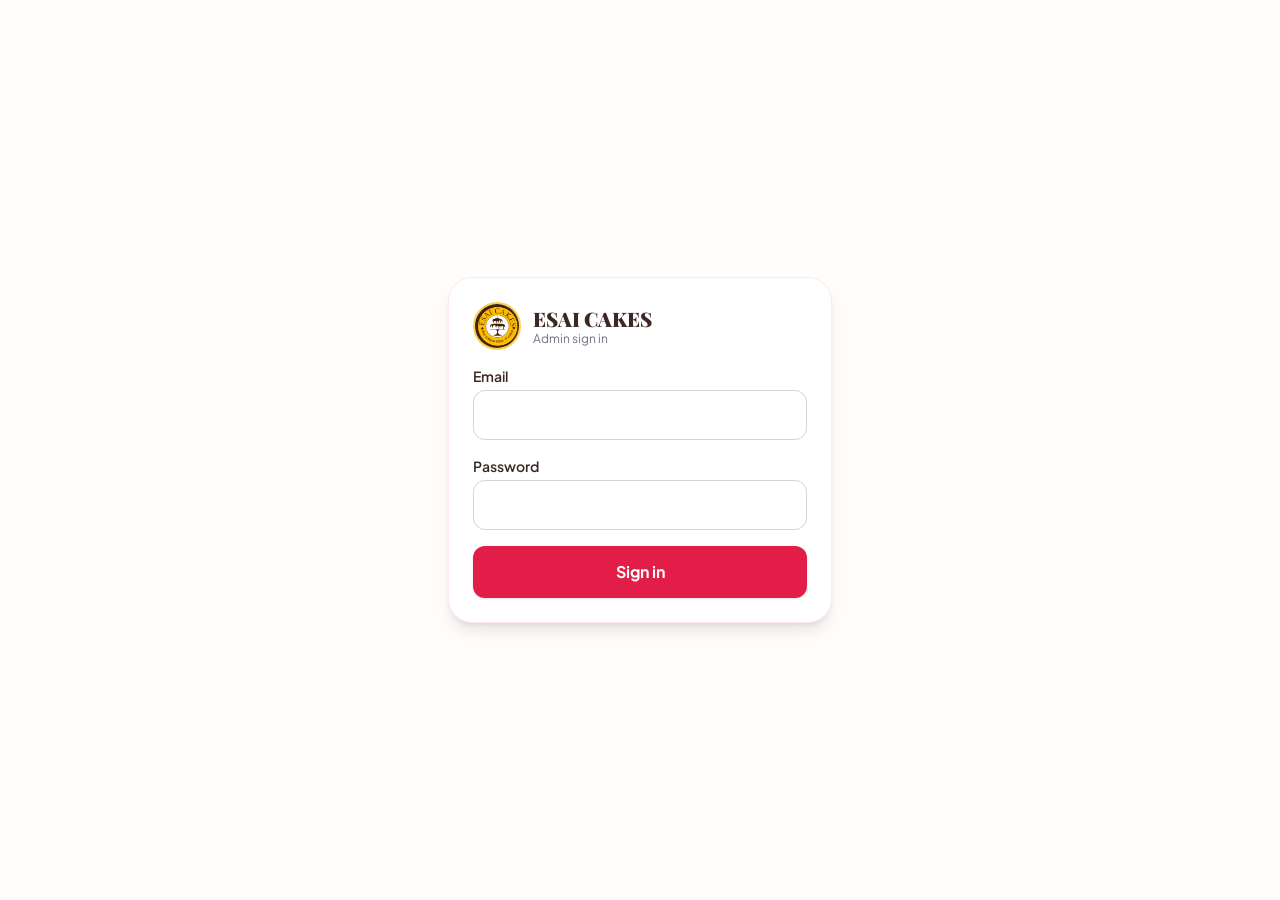
<file: admin.html>
<!DOCTYPE html>
<html lang="en">
<head>
  <meta charset="UTF-8" />
  <meta name="viewport" content="width=device-width, initial-scale=1.0" />
  <meta name="robots" content="noindex, nofollow" />
  <title>ESAI CAKES Admin</title>
  <link rel="icon" type="image/png" href="images/logo.png" />
  <link href="https://fonts.googleapis.com/css2?family=Playfair+Display:wght@600;700;800&family=Plus+Jakarta+Sans:wght@400;500;600;700;800&display=swap" rel="stylesheet">
  <link rel="stylesheet" href="styles.css?v=2" />
</head>
<body class="bg-cream text-cocoa font-sans antialiased min-h-screen">

  <!-- Sign in -->
  <main id="login-view" class="hidden min-h-screen flex items-center justify-center px-4">
    <form id="login-form" class="w-full max-w-sm bg-white rounded-3xl shadow-lg border border-pink-100 p-6 space-y-4">
      <div class="flex items-center gap-3">
        <img src="images/logo.png" alt="" class="w-12 h-12 rounded-full border-2 border-amber-300 object-contain" />
        <div>
          <h1 class="font-serif font-black text-xl leading-tight">ESAI CAKES</h1>
          <p class="text-xs text-gray-500">Admin sign in</p>
        </div>
      </div>
      <div>
        <label for="login-email" class="block text-sm font-semibold mb-1">Email</label>
        <input id="login-email" type="email" required autocomplete="username" class="w-full rounded-xl border border-gray-300 px-4 py-3 text-base focus:outline-none focus:border-rose bg-white" />
      </div>
      <div>
        <label for="login-password" class="block text-sm font-semibold mb-1">Password</label>
        <input id="login-password" type="password" required autocomplete="current-password" class="w-full rounded-xl border border-gray-300 px-4 py-3 text-base focus:outline-none focus:border-rose bg-white" />
      </div>
      <p id="login-error" class="hidden text-sm text-red-600 bg-red-50 border border-red-100 rounded-xl px-3 py-2"></p>
      <button id="login-btn" type="submit" class="w-full bg-rose hover:bg-pink-700 text-white font-bold py-3.5 rounded-xl shadow transition disabled:opacity-60">Sign in</button>
    </form>
  </main>

  <!-- Cake manager -->
  <div id="app-view" class="hidden">
    <header class="sticky top-0 z-30 bg-white/95 backdrop-blur-md border-b border-pink-100 shadow-sm">
      <div class="max-w-3xl mx-auto px-4 py-2.5 flex items-center justify-between gap-3">
        <div class="flex items-center gap-2.5 min-w-0">
          <img src="images/logo.png" alt="" class="w-9 h-9 rounded-full border-2 border-amber-300 object-contain" />
          <span class="font-serif font-black text-lg leading-tight truncate">Cake Admin</span>
        </div>
        <div class="flex items-center gap-2 text-sm font-semibold shrink-0">
          <a href="index.html" target="_blank" rel="noopener" class="px-3 py-1.5 rounded-full border border-pink-200 bg-pink-50 hover:bg-pink-100 transition">View site</a>
          <button id="logout-btn" type="button" class="px-3 py-1.5 rounded-full text-gray-500 hover:text-rose transition">Sign out</button>
        </div>
      </div>
    </header>

    <main class="max-w-3xl mx-auto px-4 py-4 pb-24">
      <div class="flex flex-col sm:flex-row gap-2.5 mb-4">
        <input id="search" type="search" placeholder="Search cakes..." class="flex-1 rounded-xl border border-gray-300 px-4 py-2.5 text-base focus:outline-none focus:border-rose bg-white" />
        <select id="filter-category" class="rounded-xl border border-gray-300 px-3 py-2.5 text-base focus:outline-none focus:border-rose bg-white"></select>
        <button id="add-btn" type="button" class="bg-rose hover:bg-pink-700 text-white font-bold px-5 py-2.5 rounded-xl shadow transition whitespace-nowrap">+ Add cake</button>
      </div>
      <p id="list-status" class="text-sm text-gray-500 mb-3"></p>
      <ul id="cake-list" class="space-y-2.5"></ul>
    </main>
  </div>

  <!-- Add / edit cake -->
  <div id="editor" class="hidden fixed inset-0 z-50 bg-black/60 flex items-end sm:items-center justify-center">
    <form id="cake-form" class="bg-white w-full sm:max-w-lg max-h-[92vh] overflow-y-auto rounded-t-3xl sm:rounded-3xl p-5 space-y-4 shadow-2xl">
      <div class="flex items-center justify-between">
        <h2 id="editor-title" class="font-serif font-bold text-xl">Edit cake</h2>
        <button id="editor-close" type="button" class="text-gray-400 hover:text-rose p-2 -mr-2 text-2xl leading-none" aria-label="Close">&times;</button>
      </div>

      <div>
        <span class="block text-sm font-semibold mb-1.5">Photo</span>
        <div class="flex items-center gap-3">
          <img id="photo-preview" src="images/logo.png" alt="" class="w-24 h-24 rounded-xl object-cover border border-pink-100 bg-pink-50 shrink-0" />
          <div class="min-w-0">
            <label for="photo-input" class="inline-block cursor-pointer bg-pink-50 hover:bg-pink-100 border border-pink-200 text-sm font-bold px-4 py-2 rounded-xl transition">Choose photo</label>
            <input id="photo-input" type="file" accept="image/*" class="hidden" />
            <p id="photo-hint" class="text-xs text-gray-500 mt-1.5">Square photos look best. Large photos are shrunk automatically.</p>
          </div>
        </div>
      </div>

      <div>
        <label for="f-name" class="block text-sm font-semibold mb-1">Cake name</label>
        <input id="f-name" type="text" required maxlength="80" class="w-full rounded-xl border border-gray-300 px-4 py-3 text-base focus:outline-none focus:border-rose bg-white" />
      </div>

      <div>
        <label for="f-category" class="block text-sm font-semibold mb-1">Category</label>
        <select id="f-category" class="w-full rounded-xl border border-gray-300 px-4 py-3 text-base focus:outline-none focus:border-rose bg-white"></select>
      </div>

      <div class="grid grid-cols-2 gap-3">
        <div>
          <label for="f-price" class="block text-sm font-semibold mb-1">Price (&#8377;)</label>
          <input id="f-price" type="number" inputmode="numeric" min="1" step="1" required class="w-full rounded-xl border border-gray-300 px-4 py-3 text-base focus:outline-none focus:border-rose bg-white" />
        </div>
        <div>
          <label for="f-unit" class="block text-sm font-semibold mb-1">Per</label>
          <input id="f-unit" type="text" maxlength="20" placeholder="kg, 2kg, piece..." class="w-full rounded-xl border border-gray-300 px-4 py-3 text-base focus:outline-none focus:border-rose bg-white" />
        </div>
      </div>
      <p id="price-preview" class="text-xs text-gray-500 -mt-2"></p>

      <div>
        <label for="f-desc" class="block text-sm font-semibold mb-1">Description</label>
        <textarea id="f-desc" rows="3" maxlength="300" class="w-full rounded-xl border border-gray-300 px-4 py-3 text-base focus:outline-none focus:border-rose bg-white"></textarea>
      </div>

      <label class="flex items-center gap-3 text-sm font-semibold">
        <input id="f-available" type="checkbox" class="w-5 h-5 accent-rose" checked />
        Available to order (untick to show &ldquo;Sold Out&rdquo;)
      </label>

      <p id="editor-error" class="hidden text-sm text-red-600 bg-red-50 border border-red-100 rounded-xl px-3 py-2"></p>

      <div class="flex flex-col-reverse sm:flex-row sm:items-center sm:justify-between gap-2.5 pt-1">
        <button id="delete-btn" type="button" class="hidden text-sm font-semibold text-red-600 hover:bg-red-50 px-4 py-2.5 rounded-xl transition">Delete cake</button>
        <div class="flex gap-2.5 sm:ml-auto">
          <button id="cancel-btn" type="button" class="flex-1 sm:flex-none px-5 py-3 rounded-xl border border-gray-300 font-semibold hover:bg-gray-50 transition">Cancel</button>
          <button id="save-btn" type="submit" class="flex-1 sm:flex-none px-6 py-3 rounded-xl bg-rose hover:bg-pink-700 text-white font-bold shadow transition disabled:opacity-60">Save</button>
        </div>
      </div>
    </form>
  </div>

  <div id="toast" class="fixed bottom-6 left-1/2 -translate-x-1/2 z-[60] bg-cocoa text-white text-sm font-medium px-5 py-3 rounded-2xl shadow-2xl transition duration-300 opacity-0 pointer-events-none"></div>

  <script src="supabase-config.js" charset="UTF-8"></script>
  <script charset="UTF-8">
    const SB_URL = window.SUPABASE.url;
    const SB_KEY = window.SUPABASE.key;
    const BUCKET = "cake-photos";
    const SESSION_KEY = "esai_admin_session";
    // Category name -> code prefix for new cake IDs (WC01, KB02, ...). Names must match the website's filter tabs.
    const CATEGORIES = [
      ["Wedding Cakes", "WC"],
      ["Kids' Birthday", "KB"],
      ["Eggless", "EG"],
      ["Photo Cakes", "PC"],
      ["Brownies/Cupcakes", "BC"]
    ];

    const $ = (id) => document.getElementById(id);
    const esc = (s) => String(s == null ? "" : s).replace(/[&<>"']/g, (c) => ({ "&": "&amp;", "<": "&lt;", ">": "&gt;", '"': "&quot;", "'": "&#39;" }[c]));
    const rupees = (n) => "₹" + Number(n).toLocaleString("en-IN");

    let session = null;
    let cakes = [];
    let editing = null;     // cake being edited, or null when adding
    let photoBlob = null;   // newly chosen (already resized) photo
    let previewUrl = null;

    /* ---------- session & API ---------- */
    function readSession() {
      try { return JSON.parse(localStorage.getItem(SESSION_KEY)); } catch (e) { return null; }
    }
    function storeSession(s) {
      try { s ? localStorage.setItem(SESSION_KEY, JSON.stringify(s)) : localStorage.removeItem(SESSION_KEY); } catch (e) {}
    }
    function toSession(d) {
      return {
        access_token: d.access_token,
        refresh_token: d.refresh_token,
        expires_at: Date.now() + Math.max(30, (d.expires_in || 3600) - 30) * 1000
      };
    }
    async function authToken(grant, body) {
      const r = await fetch(`${SB_URL}/auth/v1/token?grant_type=${grant}`, {
        method: "POST",
        headers: { apikey: SB_KEY, "Content-Type": "application/json" },
        body: JSON.stringify(body)
      });
      const d = await r.json().catch(() => ({}));
      if (!r.ok) {
        const msg = d.error_description || d.msg || d.message || "";
        throw new Error(/invalid login/i.test(msg) ? "Wrong email or password." : (msg || "Could not sign in. Please try again."));
      }
      return toSession(d);
    }
    async function accessToken() {
      if (!session) throw new Error("Please sign in again.");
      if (Date.now() >= session.expires_at) {
        try {
          session = await authToken("refresh_token", { refresh_token: session.refresh_token });
          storeSession(session);
        } catch (e) {
          showLogin("Your session ended. Please sign in again.");
          throw new Error("Your session ended. Please sign in again.");
        }
      }
      return session.access_token;
    }
    async function api(path, { method = "GET", json, blob, headers = {} } = {}) {
      const token = await accessToken();
      const h = { apikey: SB_KEY, Authorization: `Bearer ${token}`, ...headers };
      let body;
      if (json !== undefined) { h["Content-Type"] = "application/json"; body = JSON.stringify(json); }
      if (blob) { h["Content-Type"] = blob.type; body = blob; }
      const r = await fetch(`${SB_URL}${path}`, { method, headers: h, body });
      if (!r.ok) {
        let msg = "Something went wrong (" + r.status + ").";
        try { const d = await r.json(); msg = d.message || d.error || msg; } catch (e) {}
        throw new Error(msg);
      }
      if (r.status === 204) return null;
      return r.json().catch(() => null);
    }

    /* ---------- views ---------- */
    function showLogin(message) {
      session = null;
      storeSession(null);
      $("app-view").classList.add("hidden");
      $("login-view").classList.remove("hidden");
      const err = $("login-error");
      err.textContent = message || "";
      err.classList.toggle("hidden", !message);
    }
    async function showApp() {
      $("login-view").classList.add("hidden");
      $("app-view").classList.remove("hidden");
      await loadCakes();
    }
    let toastTimer;
    function toast(msg) {
      const t = $("toast");
      t.textContent = msg;
      t.classList.remove("opacity-0");
      clearTimeout(toastTimer);
      toastTimer = setTimeout(() => t.classList.add("opacity-0"), 2600);
    }

    /* ---------- cake list ---------- */
    async function loadCakes() {
      $("list-status").textContent = "Loading cakes...";
      try {
        cakes = await api("/rest/v1/cakes?select=*&order=sort_order.asc,id.asc");
        renderList();
      } catch (e) {
        $("list-status").textContent = "Could not load cakes: " + e.message;
      }
    }
    function renderList() {
      const q = $("search").value.trim().toLowerCase();
      const cat = $("filter-category").value;
      const rows = cakes.filter((c) =>
        (!cat || c.category === cat) &&
        (!q || c.name.toLowerCase().includes(q) || c.id.toLowerCase().includes(q))
      );
      $("list-status").textContent = `${rows.length} of ${cakes.length} cakes`;
      $("cake-list").innerHTML = rows.map((c) => `
        <li class="bg-white border border-pink-100 rounded-2xl shadow-sm p-3 flex items-center gap-3">
          <img src="${esc(c.image)}" alt="" loading="lazy" onerror="this.onerror=null;this.src='images/logo.png'" class="w-16 h-16 rounded-xl object-cover bg-pink-50 border border-pink-100 shrink-0" />
          <div class="min-w-0 flex-1">
            <p class="font-bold text-sm leading-snug truncate">${esc(c.name)}</p>
            <p class="text-xs text-gray-500 truncate">#${esc(c.id)} &bull; ${esc(c.category)}</p>
            <p class="text-sm font-black text-rose">${esc(c.price)}</p>
          </div>
          <div class="flex flex-col items-end gap-1.5 shrink-0">
            <button type="button" data-act="toggle" data-id="${esc(c.id)}" class="text-xs font-bold px-2.5 py-1 rounded-full border ${c.available ? "bg-green-50 text-green-700 border-green-200" : "bg-red-50 text-red-600 border-red-200"}">${c.available ? "Available" : "Sold out"}</button>
            <button type="button" data-act="edit" data-id="${esc(c.id)}" class="text-xs font-bold px-3 py-1 rounded-full bg-cocoa text-white">Edit</button>
          </div>
        </li>`).join("") || `<li class="text-center text-gray-500 py-10">No cakes found.</li>`;
    }
    $("cake-list").addEventListener("click", async (e) => {
      const btn = e.target.closest("button[data-act]");
      if (!btn) return;
      const cake = cakes.find((c) => c.id === btn.dataset.id);
      if (!cake) return;
      if (btn.dataset.act === "edit") return openEditor(cake);
      btn.disabled = true;
      try {
        await api(`/rest/v1/cakes?id=eq.${encodeURIComponent(cake.id)}`, { method: "PATCH", json: { available: !cake.available }, headers: { Prefer: "return=minimal" } });
        cake.available = !cake.available;
        toast(cake.available ? "Marked available" : "Marked sold out");
      } catch (err) { toast(err.message); }
      renderList();
    });
    $("search").addEventListener("input", renderList);
    $("filter-category").addEventListener("change", renderList);

    /* ---------- editor ---------- */
    function priceParts(label) {
      const m = String(label || "").match(/\/\s*(.+)$/);
      return m ? m[1].trim() : "";
    }
    function buildLabel() {
      const n = Math.round(Number($("f-price").value));
      const unit = $("f-unit").value.trim();
      return n > 0 ? rupees(n) + (unit ? " / " + unit : "") : "";
    }
    function updatePricePreview() {
      const l = buildLabel();
      $("price-preview").textContent = l ? "Customers will see: " + l : "";
    }
    function setPreview(src) {
      if (previewUrl) { URL.revokeObjectURL(previewUrl); previewUrl = null; }
      $("photo-preview").src = src || "images/logo.png";
    }
    function openEditor(cake) {
      editing = cake || null;
      photoBlob = null;
      $("editor-title").textContent = cake ? "Edit cake" : "Add a new cake";
      $("f-name").value = cake ? cake.name : "";
      $("f-category").value = cake ? cake.category : CATEGORIES[0][0];
      $("f-price").value = cake ? cake.numeric_price : "";
      $("f-unit").value = cake ? priceParts(cake.price) : "kg";
      $("f-desc").value = cake ? cake.description : "";
      $("f-available").checked = cake ? cake.available : true;
      $("photo-input").value = "";
      $("photo-hint").textContent = "Square photos look best. Large photos are shrunk automatically.";
      setPreview(cake ? cake.image : "");
      $("delete-btn").classList.toggle("hidden", !cake);
      $("editor-error").classList.add("hidden");
      $("save-btn").disabled = false;
      updatePricePreview();
      $("editor").classList.remove("hidden");
      document.body.classList.add("overflow-hidden");
    }
    function closeEditor() {
      $("editor").classList.add("hidden");
      document.body.classList.remove("overflow-hidden");
      setPreview("");
    }
    function editorError(msg) {
      const el = $("editor-error");
      el.textContent = msg;
      el.classList.remove("hidden");
    }
    $("add-btn").addEventListener("click", () => openEditor(null));
    $("editor-close").addEventListener("click", closeEditor);
    $("cancel-btn").addEventListener("click", closeEditor);
    $("editor").addEventListener("click", (e) => { if (e.target === $("editor")) closeEditor(); });
    $("f-price").addEventListener("input", updatePricePreview);
    $("f-unit").addEventListener("input", updatePricePreview);

    function resizeImage(file, max = 1000, quality = 0.82) {
      return new Promise((resolve, reject) => {
        const img = new Image();
        const src = URL.createObjectURL(file);
        img.onload = () => {
          const s = Math.min(1, max / Math.max(img.width, img.height));
          const c = document.createElement("canvas");
          c.width = Math.round(img.width * s);
          c.height = Math.round(img.height * s);
          const ctx = c.getContext("2d");
          ctx.fillStyle = "#fff";
          ctx.fillRect(0, 0, c.width, c.height);
          ctx.drawImage(img, 0, 0, c.width, c.height);
          c.toBlob((b) => { URL.revokeObjectURL(src); b ? resolve(b) : reject(new Error("Could not process that photo.")); }, "image/jpeg", quality);
        };
        img.onerror = () => { URL.revokeObjectURL(src); reject(new Error("That file is not a photo this browser can read.")); };
        img.src = src;
      });
    }
    $("photo-input").addEventListener("change", async (e) => {
      const file = e.target.files[0];
      if (!file) return;
      try {
        photoBlob = await resizeImage(file);
        setPreview("");
        previewUrl = URL.createObjectURL(photoBlob);
        $("photo-preview").src = previewUrl;
        $("photo-hint").textContent = `New photo ready (${Math.round(photoBlob.size / 1024)} KB).`;
      } catch (err) {
        photoBlob = null;
        editorError(err.message);
      }
    });

    function nextId(category) {
      const prefix = (CATEGORIES.find((c) => c[0] === category) || ["", "CK"])[1];
      const max = cakes.reduce((m, c) => {
        const mt = c.id.match(new RegExp("^" + prefix + "(\\d+)$"));
        return mt ? Math.max(m, Number(mt[1])) : m;
      }, 0);
      return prefix + String(max + 1).padStart(2, "0");
    }
    function storagePath(url) {
      const marker = `/storage/v1/object/public/${BUCKET}/`;
      const i = String(url || "").indexOf(marker);
      return i === -1 ? null : url.slice(i + marker.length);
    }
    async function removePhoto(url) {
      const p = storagePath(url);
      if (!p) return;
      try { await api(`/storage/v1/object/${BUCKET}/${p}`, { method: "DELETE" }); } catch (e) { /* old photo cleanup is best effort */ }
    }

    $("cake-form").addEventListener("submit", async (e) => {
      e.preventDefault();
      $("editor-error").classList.add("hidden");
      const name = $("f-name").value.trim();
      const category = $("f-category").value;
      const price = Math.round(Number($("f-price").value));
      if (!name) return editorError("Please enter the cake name.");
      if (!(price > 0)) return editorError("Please enter a price above 0.");
      if (!editing && !photoBlob) return editorError("Please choose a photo for the new cake.");

      $("save-btn").disabled = true;
      $("save-btn").textContent = "Saving...";
      try {
        const id = editing ? editing.id : nextId(category);
        let image = editing ? editing.image : "";
        const oldImage = image;
        if (photoBlob) {
          const path = `${id}-${Date.now()}.jpg`;
          await api(`/storage/v1/object/${BUCKET}/${path}`, { method: "POST", blob: photoBlob, headers: { "x-upsert": "false" } });
          image = `${SB_URL}/storage/v1/object/public/${BUCKET}/${path}`;
        }
        const row = {
          name, category,
          price: buildLabel(),
          numeric_price: price,
          description: $("f-desc").value.trim(),
          image,
          available: $("f-available").checked
        };
        if (editing) {
          await api(`/rest/v1/cakes?id=eq.${encodeURIComponent(id)}`, { method: "PATCH", json: row, headers: { Prefer: "return=minimal" } });
          if (photoBlob) removePhoto(oldImage);
        } else {
          row.id = id;
          row.sort_order = cakes.reduce((m, c) => Math.max(m, c.sort_order || 0), 0) + 1;
          row.fallback_image = null;
          await api("/rest/v1/cakes", { method: "POST", json: row, headers: { Prefer: "return=minimal" } });
        }
        closeEditor();
        toast(editing ? "Saved" : `Added ${name}`);
        await loadCakes();
      } catch (err) {
        editorError(err.message);
      } finally {
        $("save-btn").disabled = false;
        $("save-btn").textContent = "Save";
      }
    });

    $("delete-btn").addEventListener("click", async () => {
      if (!editing) return;
      if (!confirm(`Delete "${editing.name}" permanently? This cannot be undone.`)) return;
      $("delete-btn").disabled = true;
      try {
        await api(`/rest/v1/cakes?id=eq.${encodeURIComponent(editing.id)}`, { method: "DELETE", headers: { Prefer: "return=minimal" } });
        removePhoto(editing.image);
        closeEditor();
        toast("Cake deleted");
        await loadCakes();
      } catch (err) {
        editorError(err.message);
      } finally {
        $("delete-btn").disabled = false;
      }
    });

    /* ---------- sign in / out ---------- */
    $("login-form").addEventListener("submit", async (e) => {
      e.preventDefault();
      const btn = $("login-btn");
      btn.disabled = true;
      btn.textContent = "Signing in...";
      $("login-error").classList.add("hidden");
      try {
        session = await authToken("password", { email: $("login-email").value.trim(), password: $("login-password").value });
        storeSession(session);
        $("login-password").value = "";
        await showApp();
      } catch (err) {
        showLogin(err.message);
      } finally {
        btn.disabled = false;
        btn.textContent = "Sign in";
      }
    });
    $("logout-btn").addEventListener("click", () => showLogin(""));

    /* ---------- start ---------- */
    (function init() {
      const catOptions = CATEGORIES.map((c) => `<option value="${esc(c[0])}">${esc(c[0])}</option>`).join("");
      $("f-category").innerHTML = catOptions;
      $("filter-category").innerHTML = `<option value="">All categories</option>` + catOptions;
      session = readSession();
      if (session && session.refresh_token) showApp(); else showLogin("");
    })();
  </script>
</body>
</html>
</file>
<file: styles.css>
*,:after,:before{--tw-border-spacing-x:0;--tw-border-spacing-y:0;--tw-translate-x:0;--tw-translate-y:0;--tw-rotate:0;--tw-skew-x:0;--tw-skew-y:0;--tw-scale-x:1;--tw-scale-y:1;--tw-pan-x: ;--tw-pan-y: ;--tw-pinch-zoom: ;--tw-scroll-snap-strictness:proximity;--tw-gradient-from-position: ;--tw-gradient-via-position: ;--tw-gradient-to-position: ;--tw-ordinal: ;--tw-slashed-zero: ;--tw-numeric-figure: ;--tw-numeric-spacing: ;--tw-numeric-fraction: ;--tw-ring-inset: ;--tw-ring-offset-width:0px;--tw-ring-offset-color:#fff;--tw-ring-color:rgba(59,130,246,.5);--tw-ring-offset-shadow:0 0 #0000;--tw-ring-shadow:0 0 #0000;--tw-shadow:0 0 #0000;--tw-shadow-colored:0 0 #0000;--tw-blur: ;--tw-brightness: ;--tw-contrast: ;--tw-grayscale: ;--tw-hue-rotate: ;--tw-invert: ;--tw-saturate: ;--tw-sepia: ;--tw-drop-shadow: ;--tw-backdrop-blur: ;--tw-backdrop-brightness: ;--tw-backdrop-contrast: ;--tw-backdrop-grayscale: ;--tw-backdrop-hue-rotate: ;--tw-backdrop-invert: ;--tw-backdrop-opacity: ;--tw-backdrop-saturate: ;--tw-backdrop-sepia: ;--tw-contain-size: ;--tw-contain-layout: ;--tw-contain-paint: ;--tw-contain-style: }::backdrop{--tw-border-spacing-x:0;--tw-border-spacing-y:0;--tw-translate-x:0;--tw-translate-y:0;--tw-rotate:0;--tw-skew-x:0;--tw-skew-y:0;--tw-scale-x:1;--tw-scale-y:1;--tw-pan-x: ;--tw-pan-y: ;--tw-pinch-zoom: ;--tw-scroll-snap-strictness:proximity;--tw-gradient-from-position: ;--tw-gradient-via-position: ;--tw-gradient-to-position: ;--tw-ordinal: ;--tw-slashed-zero: ;--tw-numeric-figure: ;--tw-numeric-spacing: ;--tw-numeric-fraction: ;--tw-ring-inset: ;--tw-ring-offset-width:0px;--tw-ring-offset-color:#fff;--tw-ring-color:rgba(59,130,246,.5);--tw-ring-offset-shadow:0 0 #0000;--tw-ring-shadow:0 0 #0000;--tw-shadow:0 0 #0000;--tw-shadow-colored:0 0 #0000;--tw-blur: ;--tw-brightness: ;--tw-contrast: ;--tw-grayscale: ;--tw-hue-rotate: ;--tw-invert: ;--tw-saturate: ;--tw-sepia: ;--tw-drop-shadow: ;--tw-backdrop-blur: ;--tw-backdrop-brightness: ;--tw-backdrop-contrast: ;--tw-backdrop-grayscale: ;--tw-backdrop-hue-rotate: ;--tw-backdrop-invert: ;--tw-backdrop-opacity: ;--tw-backdrop-saturate: ;--tw-backdrop-sepia: ;--tw-contain-size: ;--tw-contain-layout: ;--tw-contain-paint: ;--tw-contain-style: }/*! tailwindcss v3.4.17 | MIT License | https://tailwindcss.com*/*,:after,:before{box-sizing:border-box;border:0 solid #e5e7eb}:after,:before{--tw-content:""}:host,html{line-height:1.5;-webkit-text-size-adjust:100%;-moz-tab-size:4;-o-tab-size:4;tab-size:4;font-family:Plus Jakarta Sans,sans-serif;font-feature-settings:normal;font-variation-settings:normal;-webkit-tap-highlight-color:transparent}body{margin:0;line-height:inherit}hr{height:0;color:inherit;border-top-width:1px}abbr:where([title]){-webkit-text-decoration:underline dotted;text-decoration:underline dotted}h1,h2,h3,h4,h5,h6{font-size:inherit;font-weight:inherit}a{color:inherit;text-decoration:inherit}b,strong{font-weight:bolder}code,kbd,pre,samp{font-family:ui-monospace,SFMono-Regular,Menlo,Monaco,Consolas,Liberation Mono,Courier New,monospace;font-feature-settings:normal;font-variation-settings:normal;font-size:1em}small{font-size:80%}sub,sup{font-size:75%;line-height:0;position:relative;vertical-align:baseline}sub{bottom:-.25em}sup{top:-.5em}table{text-indent:0;border-color:inherit;border-collapse:collapse}button,input,optgroup,select,textarea{font-family:inherit;font-feature-settings:inherit;font-variation-settings:inherit;font-size:100%;font-weight:inherit;line-height:inherit;letter-spacing:inherit;color:inherit;margin:0;padding:0}button,select{text-transform:none}button,input:where([type=button]),input:where([type=reset]),input:where([type=submit]){-webkit-appearance:button;background-color:transparent;background-image:none}:-moz-focusring{outline:auto}:-moz-ui-invalid{box-shadow:none}progress{vertical-align:baseline}::-webkit-inner-spin-button,::-webkit-outer-spin-button{height:auto}[type=search]{-webkit-appearance:textfield;outline-offset:-2px}::-webkit-search-decoration{-webkit-appearance:none}::-webkit-file-upload-button{-webkit-appearance:button;font:inherit}summary{display:list-item}blockquote,dd,dl,figure,h1,h2,h3,h4,h5,h6,hr,p,pre{margin:0}fieldset{margin:0}fieldset,legend{padding:0}menu,ol,ul{list-style:none;margin:0;padding:0}dialog{padding:0}textarea{resize:vertical}input::-moz-placeholder,textarea::-moz-placeholder{opacity:1;color:#9ca3af}input::placeholder,textarea::placeholder{opacity:1;color:#9ca3af}[role=button],button{cursor:pointer}:disabled{cursor:default}audio,canvas,embed,iframe,img,object,svg,video{display:block;vertical-align:middle}img,video{max-width:100%;height:auto}[hidden]:where(:not([hidden=until-found])){display:none}.pointer-events-none{pointer-events:none}.pointer-events-auto{pointer-events:auto}.fixed{position:fixed}.absolute{position:absolute}.relative{position:relative}.sticky{position:sticky}.-inset-4{inset:-1rem}.inset-0{inset:0}.inset-y-0{top:0;bottom:0}.-bottom-3{bottom:-.75rem}.bottom-24{bottom:6rem}.bottom-4{bottom:1rem}.bottom-6{bottom:1.5rem}.left-1\/2{left:50%}.left-2{left:.5rem}.left-4{left:1rem}.right-0{right:0}.right-2{right:.5rem}.right-3{right:.75rem}.right-4{right:1rem}.top-0{top:0}.top-2{top:.5rem}.top-3{top:.75rem}.-z-10{z-index:-10}.z-30{z-index:30}.z-40{z-index:40}.z-50{z-index:50}.z-\[60\]{z-index:60}.col-span-full{grid-column:1/-1}.-mx-4{margin-left:-1rem;margin-right:-1rem}.mx-auto{margin-left:auto;margin-right:auto}.-mr-2{margin-right:-.5rem}.-mt-0\.5{margin-top:-.125rem}.-mt-2{margin-top:-.5rem}.mb-1{margin-bottom:.25rem}.mb-1\.5{margin-bottom:.375rem}.mb-3{margin-bottom:.75rem}.mb-4{margin-bottom:1rem}.mb-6{margin-bottom:1.5rem}.mb-8{margin-bottom:2rem}.ml-1{margin-left:.25rem}.mt-0\.5{margin-top:.125rem}.mt-1{margin-top:.25rem}.mt-1\.5{margin-top:.375rem}.mt-12{margin-top:3rem}.mt-2{margin-top:.5rem}.mt-2\.5{margin-top:.625rem}.mt-3{margin-top:.75rem}.line-clamp-2{overflow:hidden;display:-webkit-box;-webkit-box-orient:vertical;-webkit-line-clamp:2}.block{display:block}.inline-block{display:inline-block}.flex{display:flex}.inline-flex{display:inline-flex}.grid{display:grid}.hidden{display:none}.aspect-square{aspect-ratio:1/1}.h-10{height:2.5rem}.h-11{height:2.75rem}.h-12{height:3rem}.h-14{height:3.5rem}.h-16{height:4rem}.h-24{height:6rem}.h-5{height:1.25rem}.h-6{height:1.5rem}.h-9{height:2.25rem}.h-auto{height:auto}.h-full{height:100%}.max-h-\[340px\]{max-height:340px}.max-h-\[92vh\]{max-height:92vh}.min-h-screen{min-height:100vh}.w-10{width:2.5rem}.w-11{width:2.75rem}.w-12{width:3rem}.w-14{width:3.5rem}.w-16{width:4rem}.w-24{width:6rem}.w-5{width:1.25rem}.w-6{width:1.5rem}.w-9{width:2.25rem}.w-full{width:100%}.min-w-0{min-width:0}.min-w-\[20px\]{min-width:20px}.min-w-\[24px\]{min-width:24px}.max-w-3xl{max-width:48rem}.max-w-6xl{max-width:72rem}.max-w-full{max-width:100%}.max-w-lg{max-width:32rem}.max-w-sm{max-width:24rem}.max-w-xs{max-width:20rem}.flex-1{flex:1 1 0%}.flex-shrink-0,.shrink-0{flex-shrink:0}.-translate-x-1\/2{--tw-translate-x:-50%}.-translate-x-1\/2,.translate-x-full{transform:translate(var(--tw-translate-x),var(--tw-translate-y)) rotate(var(--tw-rotate)) skewX(var(--tw-skew-x)) skewY(var(--tw-skew-y)) scaleX(var(--tw-scale-x)) scaleY(var(--tw-scale-y))}.translate-x-full{--tw-translate-x:100%}.translate-y-0{--tw-translate-y:0px}.translate-y-0,.translate-y-24{transform:translate(var(--tw-translate-x),var(--tw-translate-y)) rotate(var(--tw-rotate)) skewX(var(--tw-skew-x)) skewY(var(--tw-skew-y)) scaleX(var(--tw-scale-x)) scaleY(var(--tw-scale-y))}.translate-y-24{--tw-translate-y:6rem}.transform{transform:translate(var(--tw-translate-x),var(--tw-translate-y)) rotate(var(--tw-rotate)) skewX(var(--tw-skew-x)) skewY(var(--tw-skew-y)) scaleX(var(--tw-scale-x)) scaleY(var(--tw-scale-y))}@keyframes bounce{0%,to{transform:translateY(-25%);animation-timing-function:cubic-bezier(.8,0,1,1)}50%{transform:none;animation-timing-function:cubic-bezier(0,0,.2,1)}}.animate-bounce{animation:bounce 1s infinite}@keyframes pulse{50%{opacity:.5}}.animate-pulse{animation:pulse 2s cubic-bezier(.4,0,.6,1) infinite}.cursor-not-allowed{cursor:not-allowed}.cursor-pointer{cursor:pointer}.snap-x{scroll-snap-type:x var(--tw-scroll-snap-strictness)}.snap-start{scroll-snap-align:start}.grid-cols-1{grid-template-columns:repeat(1,minmax(0,1fr))}.grid-cols-2{grid-template-columns:repeat(2,minmax(0,1fr))}.flex-col{flex-direction:column}.flex-col-reverse{flex-direction:column-reverse}.flex-wrap{flex-wrap:wrap}.items-start{align-items:flex-start}.items-end{align-items:flex-end}.items-center{align-items:center}.items-baseline{align-items:baseline}.justify-center{justify-content:center}.justify-between{justify-content:space-between}.gap-1{gap:.25rem}.gap-1\.5{gap:.375rem}.gap-2{gap:.5rem}.gap-2\.5{gap:.625rem}.gap-3{gap:.75rem}.gap-3\.5{gap:.875rem}.gap-5{gap:1.25rem}.gap-8{gap:2rem}.space-y-1\.5>:not([hidden])~:not([hidden]){--tw-space-y-reverse:0;margin-top:calc(.375rem*(1 - var(--tw-space-y-reverse)));margin-bottom:calc(.375rem*var(--tw-space-y-reverse))}.space-y-2\.5>:not([hidden])~:not([hidden]){--tw-space-y-reverse:0;margin-top:calc(.625rem*(1 - var(--tw-space-y-reverse)));margin-bottom:calc(.625rem*var(--tw-space-y-reverse))}.space-y-3>:not([hidden])~:not([hidden]){--tw-space-y-reverse:0;margin-top:calc(.75rem*(1 - var(--tw-space-y-reverse)));margin-bottom:calc(.75rem*var(--tw-space-y-reverse))}.space-y-3\.5>:not([hidden])~:not([hidden]){--tw-space-y-reverse:0;margin-top:calc(.875rem*(1 - var(--tw-space-y-reverse)));margin-bottom:calc(.875rem*var(--tw-space-y-reverse))}.space-y-4>:not([hidden])~:not([hidden]){--tw-space-y-reverse:0;margin-top:calc(1rem*(1 - var(--tw-space-y-reverse)));margin-bottom:calc(1rem*var(--tw-space-y-reverse))}.space-y-5>:not([hidden])~:not([hidden]){--tw-space-y-reverse:0;margin-top:calc(1.25rem*(1 - var(--tw-space-y-reverse)));margin-bottom:calc(1.25rem*var(--tw-space-y-reverse))}.divide-y>:not([hidden])~:not([hidden]){--tw-divide-y-reverse:0;border-top-width:calc(1px*(1 - var(--tw-divide-y-reverse)));border-bottom-width:calc(1px*var(--tw-divide-y-reverse))}.divide-pink-50>:not([hidden])~:not([hidden]){--tw-divide-opacity:1;border-color:rgb(253 242 248/var(--tw-divide-opacity,1))}.overflow-hidden{overflow:hidden}.overflow-x-auto{overflow-x:auto}.overflow-y-auto{overflow-y:auto}.scroll-smooth{scroll-behavior:smooth}.truncate{overflow:hidden;text-overflow:ellipsis}.truncate,.whitespace-nowrap{white-space:nowrap}.rounded-2xl{border-radius:1rem}.rounded-3xl{border-radius:1.5rem}.rounded-full{border-radius:9999px}.rounded-lg{border-radius:.5rem}.rounded-xl{border-radius:.75rem}.rounded-t-3xl{border-top-left-radius:1.5rem;border-top-right-radius:1.5rem}.border{border-width:1px}.border-2{border-width:2px}.border-4{border-width:4px}.border-y{border-top-width:1px}.border-b,.border-y{border-bottom-width:1px}.border-l{border-left-width:1px}.border-t{border-top-width:1px}.border-t-4{border-top-width:4px}.border-amber-200{--tw-border-opacity:1;border-color:rgb(253 230 138/var(--tw-border-opacity,1))}.border-amber-200\/60{border-color:hsla(48,97%,77%,.6)}.border-amber-300{--tw-border-opacity:1;border-color:rgb(252 211 77/var(--tw-border-opacity,1))}.border-amber-400{--tw-border-opacity:1;border-color:rgb(251 191 36/var(--tw-border-opacity,1))}.border-amber-500{--tw-border-opacity:1;border-color:rgb(245 158 11/var(--tw-border-opacity,1))}.border-cocoa{--tw-border-opacity:1;border-color:rgb(62 39 35/var(--tw-border-opacity,1))}.border-gray-200{--tw-border-opacity:1;border-color:rgb(229 231 235/var(--tw-border-opacity,1))}.border-gray-300{--tw-border-opacity:1;border-color:rgb(209 213 219/var(--tw-border-opacity,1))}.border-green-200{--tw-border-opacity:1;border-color:rgb(187 247 208/var(--tw-border-opacity,1))}.border-pink-100{--tw-border-opacity:1;border-color:rgb(252 231 243/var(--tw-border-opacity,1))}.border-pink-200{--tw-border-opacity:1;border-color:rgb(251 207 232/var(--tw-border-opacity,1))}.border-pink-200\/60{border-color:rgba(251,207,232,.6)}.border-pink-50{--tw-border-opacity:1;border-color:rgb(253 242 248/var(--tw-border-opacity,1))}.border-red-100{--tw-border-opacity:1;border-color:rgb(254 226 226/var(--tw-border-opacity,1))}.border-red-200{--tw-border-opacity:1;border-color:rgb(254 202 202/var(--tw-border-opacity,1))}.border-rose{--tw-border-opacity:1;border-color:rgb(225 29 72/var(--tw-border-opacity,1))}.border-stone-700{--tw-border-opacity:1;border-color:rgb(68 64 60/var(--tw-border-opacity,1))}.border-stone-800{--tw-border-opacity:1;border-color:rgb(41 37 36/var(--tw-border-opacity,1))}.border-white{--tw-border-opacity:1;border-color:rgb(255 255 255/var(--tw-border-opacity,1))}.border-white\/20{border-color:hsla(0,0%,100%,.2)}.border-white\/30{border-color:hsla(0,0%,100%,.3)}.bg-amber-100{--tw-bg-opacity:1;background-color:rgb(254 243 199/var(--tw-bg-opacity,1))}.bg-amber-50{--tw-bg-opacity:1;background-color:rgb(255 251 235/var(--tw-bg-opacity,1))}.bg-black\/60{background-color:rgba(0,0,0,.6)}.bg-cocoa{--tw-bg-opacity:1;background-color:rgb(62 39 35/var(--tw-bg-opacity,1))}.bg-cream{--tw-bg-opacity:1;background-color:rgb(255 253 249/var(--tw-bg-opacity,1))}.bg-cream\/80{background-color:rgba(255,253,249,.8)}.bg-gray-100{--tw-bg-opacity:1;background-color:rgb(243 244 246/var(--tw-bg-opacity,1))}.bg-green-50{--tw-bg-opacity:1;background-color:rgb(240 253 244/var(--tw-bg-opacity,1))}.bg-green-600{--tw-bg-opacity:1;background-color:rgb(22 163 74/var(--tw-bg-opacity,1))}.bg-pink-100{--tw-bg-opacity:1;background-color:rgb(252 231 243/var(--tw-bg-opacity,1))}.bg-pink-50{--tw-bg-opacity:1;background-color:rgb(253 242 248/var(--tw-bg-opacity,1))}.bg-pink-50\/60{background-color:rgba(253,242,248,.6)}.bg-pink-50\/70{background-color:rgba(253,242,248,.7)}.bg-pink-50\/95{background-color:rgba(253,242,248,.95)}.bg-red-50{--tw-bg-opacity:1;background-color:rgb(254 242 242/var(--tw-bg-opacity,1))}.bg-red-600{--tw-bg-opacity:1;background-color:rgb(220 38 38/var(--tw-bg-opacity,1))}.bg-rose{--tw-bg-opacity:1;background-color:rgb(225 29 72/var(--tw-bg-opacity,1))}.bg-stone-800\/50{background-color:rgba(41,37,36,.5)}.bg-white{--tw-bg-opacity:1;background-color:rgb(255 255 255/var(--tw-bg-opacity,1))}.bg-white\/25{background-color:hsla(0,0%,100%,.25)}.bg-white\/50{background-color:hsla(0,0%,100%,.5)}.bg-white\/80{background-color:hsla(0,0%,100%,.8)}.bg-white\/95{background-color:hsla(0,0%,100%,.95)}.bg-gradient-to-b{background-image:linear-gradient(to bottom,var(--tw-gradient-stops))}.bg-gradient-to-r{background-image:linear-gradient(to right,var(--tw-gradient-stops))}.from-amber-200\/60{--tw-gradient-from:hsla(48,97%,77%,.6) var(--tw-gradient-from-position);--tw-gradient-to:hsla(48,97%,77%,0) var(--tw-gradient-to-position);--tw-gradient-stops:var(--tw-gradient-from),var(--tw-gradient-to)}.from-amber-50\/50{--tw-gradient-from:rgba(255,251,235,.5) var(--tw-gradient-from-position);--tw-gradient-to:rgba(255,251,235,0) var(--tw-gradient-to-position);--tw-gradient-stops:var(--tw-gradient-from),var(--tw-gradient-to)}.via-pink-50\/30{--tw-gradient-to:rgba(253,242,248,0) var(--tw-gradient-to-position);--tw-gradient-stops:var(--tw-gradient-from),rgba(253,242,248,.3) var(--tw-gradient-via-position),var(--tw-gradient-to)}.to-cream{--tw-gradient-to:#fffdf9 var(--tw-gradient-to-position)}.to-pink-200\/60{--tw-gradient-to:rgba(251,207,232,.6) var(--tw-gradient-to-position)}.object-contain{-o-object-fit:contain;object-fit:contain}.object-cover{-o-object-fit:cover;object-fit:cover}.p-0\.5{padding:.125rem}.p-2{padding:.5rem}.p-2\.5{padding:.625rem}.p-3{padding:.75rem}.p-3\.5{padding:.875rem}.p-5{padding:1.25rem}.p-6{padding:1.5rem}.p-8{padding:2rem}.px-1\.5{padding-left:.375rem;padding-right:.375rem}.px-2{padding-left:.5rem;padding-right:.5rem}.px-2\.5{padding-left:.625rem;padding-right:.625rem}.px-3{padding-left:.75rem;padding-right:.75rem}.px-3\.5{padding-left:.875rem;padding-right:.875rem}.px-4{padding-left:1rem;padding-right:1rem}.px-5{padding-left:1.25rem;padding-right:1.25rem}.px-6{padding-left:1.5rem;padding-right:1.5rem}.px-7{padding-left:1.75rem;padding-right:1.75rem}.py-0\.5{padding-top:.125rem;padding-bottom:.125rem}.py-1{padding-top:.25rem;padding-bottom:.25rem}.py-1\.5{padding-top:.375rem;padding-bottom:.375rem}.py-10{padding-top:2.5rem;padding-bottom:2.5rem}.py-14{padding-top:3.5rem;padding-bottom:3.5rem}.py-16{padding-top:4rem;padding-bottom:4rem}.py-2{padding-top:.5rem;padding-bottom:.5rem}.py-2\.5{padding-top:.625rem;padding-bottom:.625rem}.py-3{padding-top:.75rem;padding-bottom:.75rem}.py-3\.5{padding-top:.875rem;padding-bottom:.875rem}.py-4{padding-top:1rem;padding-bottom:1rem}.py-6{padding-top:1.5rem;padding-bottom:1.5rem}.py-8{padding-top:2rem;padding-bottom:2rem}.pb-2{padding-bottom:.5rem}.pb-24{padding-bottom:6rem}.pl-2{padding-left:.5rem}.pt-1{padding-top:.25rem}.pt-2{padding-top:.5rem}.pt-6{padding-top:1.5rem}.text-center{text-align:center}.font-sans{font-family:Plus Jakarta Sans,sans-serif}.font-serif{font-family:Playfair Display,serif}.text-2xl{font-size:1.5rem;line-height:2rem}.text-3xl{font-size:1.875rem;line-height:2.25rem}.text-4xl{font-size:2.25rem;line-height:2.5rem}.text-5xl{font-size:3rem;line-height:1}.text-\[10px\]{font-size:10px}.text-\[15px\]{font-size:15px}.text-\[2\.1rem\]{font-size:2.1rem}.text-base{font-size:1rem;line-height:1.5rem}.text-lg{font-size:1.125rem;line-height:1.75rem}.text-sm{font-size:.875rem;line-height:1.25rem}.text-xl{font-size:1.25rem;line-height:1.75rem}.text-xs{font-size:.75rem;line-height:1rem}.font-black{font-weight:900}.font-bold{font-weight:700}.font-extrabold{font-weight:800}.font-medium{font-weight:500}.font-semibold{font-weight:600}.uppercase{text-transform:uppercase}.leading-none{line-height:1}.leading-relaxed{line-height:1.625}.leading-snug{line-height:1.375}.leading-tight{line-height:1.25}.tracking-tight{letter-spacing:-.025em}.tracking-wide{letter-spacing:.025em}.tracking-wider{letter-spacing:.05em}.text-amber-300{--tw-text-opacity:1;color:rgb(252 211 77/var(--tw-text-opacity,1))}.text-amber-400{--tw-text-opacity:1;color:rgb(251 191 36/var(--tw-text-opacity,1))}.text-amber-600{--tw-text-opacity:1;color:rgb(217 119 6/var(--tw-text-opacity,1))}.text-amber-700{--tw-text-opacity:1;color:rgb(180 83 9/var(--tw-text-opacity,1))}.text-amber-900{--tw-text-opacity:1;color:rgb(120 53 15/var(--tw-text-opacity,1))}.text-cocoa{--tw-text-opacity:1;color:rgb(62 39 35/var(--tw-text-opacity,1))}.text-cream{--tw-text-opacity:1;color:rgb(255 253 249/var(--tw-text-opacity,1))}.text-gray-300{--tw-text-opacity:1;color:rgb(209 213 219/var(--tw-text-opacity,1))}.text-gray-400{--tw-text-opacity:1;color:rgb(156 163 175/var(--tw-text-opacity,1))}.text-gray-500{--tw-text-opacity:1;color:rgb(107 114 128/var(--tw-text-opacity,1))}.text-gray-600{--tw-text-opacity:1;color:rgb(75 85 99/var(--tw-text-opacity,1))}.text-green-700{--tw-text-opacity:1;color:rgb(21 128 61/var(--tw-text-opacity,1))}.text-red-600{--tw-text-opacity:1;color:rgb(220 38 38/var(--tw-text-opacity,1))}.text-rose{--tw-text-opacity:1;color:rgb(225 29 72/var(--tw-text-opacity,1))}.text-stone-200{--tw-text-opacity:1;color:rgb(231 229 228/var(--tw-text-opacity,1))}.text-stone-300{--tw-text-opacity:1;color:rgb(214 211 209/var(--tw-text-opacity,1))}.text-stone-400{--tw-text-opacity:1;color:rgb(168 162 158/var(--tw-text-opacity,1))}.text-white{--tw-text-opacity:1;color:rgb(255 255 255/var(--tw-text-opacity,1))}.underline{text-decoration-line:underline}.antialiased{-webkit-font-smoothing:antialiased;-moz-osx-font-smoothing:grayscale}.accent-rose{accent-color:#e11d48}.opacity-0{opacity:0}.opacity-100{opacity:1}.opacity-50{opacity:.5}.opacity-70{opacity:.7}.shadow{--tw-shadow:0 1px 3px 0 rgba(0,0,0,.1),0 1px 2px -1px rgba(0,0,0,.1);--tw-shadow-colored:0 1px 3px 0 var(--tw-shadow-color),0 1px 2px -1px var(--tw-shadow-color)}.shadow,.shadow-2xl{box-shadow:var(--tw-ring-offset-shadow,0 0 #0000),var(--tw-ring-shadow,0 0 #0000),var(--tw-shadow)}.shadow-2xl{--tw-shadow:0 25px 50px -12px rgba(0,0,0,.25);--tw-shadow-colored:0 25px 50px -12px var(--tw-shadow-color)}.shadow-lg{--tw-shadow:0 10px 15px -3px rgba(0,0,0,.1),0 4px 6px -4px rgba(0,0,0,.1);--tw-shadow-colored:0 10px 15px -3px var(--tw-shadow-color),0 4px 6px -4px var(--tw-shadow-color)}.shadow-lg,.shadow-md{box-shadow:var(--tw-ring-offset-shadow,0 0 #0000),var(--tw-ring-shadow,0 0 #0000),var(--tw-shadow)}.shadow-md{--tw-shadow:0 4px 6px -1px rgba(0,0,0,.1),0 2px 4px -2px rgba(0,0,0,.1);--tw-shadow-colored:0 4px 6px -1px var(--tw-shadow-color),0 2px 4px -2px var(--tw-shadow-color)}.shadow-sm{--tw-shadow:0 1px 2px 0 rgba(0,0,0,.05);--tw-shadow-colored:0 1px 2px 0 var(--tw-shadow-color)}.shadow-sm,.shadow-xl{box-shadow:var(--tw-ring-offset-shadow,0 0 #0000),var(--tw-ring-shadow,0 0 #0000),var(--tw-shadow)}.shadow-xl{--tw-shadow:0 20px 25px -5px rgba(0,0,0,.1),0 8px 10px -6px rgba(0,0,0,.1);--tw-shadow-colored:0 20px 25px -5px var(--tw-shadow-color),0 8px 10px -6px var(--tw-shadow-color)}.blur-2xl{--tw-blur:blur(40px)}.blur-2xl,.filter{filter:var(--tw-blur) var(--tw-brightness) var(--tw-contrast) var(--tw-grayscale) var(--tw-hue-rotate) var(--tw-invert) var(--tw-saturate) var(--tw-sepia) var(--tw-drop-shadow)}.backdrop-blur-md{--tw-backdrop-blur:blur(12px)}.backdrop-blur-md,.backdrop-blur-sm{-webkit-backdrop-filter:var(--tw-backdrop-blur) var(--tw-backdrop-brightness) var(--tw-backdrop-contrast) var(--tw-backdrop-grayscale) var(--tw-backdrop-hue-rotate) var(--tw-backdrop-invert) var(--tw-backdrop-opacity) var(--tw-backdrop-saturate) var(--tw-backdrop-sepia);backdrop-filter:var(--tw-backdrop-blur) var(--tw-backdrop-brightness) var(--tw-backdrop-contrast) var(--tw-backdrop-grayscale) var(--tw-backdrop-hue-rotate) var(--tw-backdrop-invert) var(--tw-backdrop-opacity) var(--tw-backdrop-saturate) var(--tw-backdrop-sepia)}.backdrop-blur-sm{--tw-backdrop-blur:blur(4px)}.transition{transition-property:color,background-color,border-color,text-decoration-color,fill,stroke,opacity,box-shadow,transform,filter,-webkit-backdrop-filter;transition-property:color,background-color,border-color,text-decoration-color,fill,stroke,opacity,box-shadow,transform,filter,backdrop-filter;transition-property:color,background-color,border-color,text-decoration-color,fill,stroke,opacity,box-shadow,transform,filter,backdrop-filter,-webkit-backdrop-filter;transition-timing-function:cubic-bezier(.4,0,.2,1);transition-duration:.15s}.transition-all{transition-property:all;transition-timing-function:cubic-bezier(.4,0,.2,1);transition-duration:.15s}.transition-opacity{transition-property:opacity;transition-timing-function:cubic-bezier(.4,0,.2,1);transition-duration:.15s}.transition-transform{transition-property:transform;transition-timing-function:cubic-bezier(.4,0,.2,1);transition-duration:.15s}.duration-300{transition-duration:.3s}.duration-500{transition-duration:.5s}.ease-in-out{transition-timing-function:cubic-bezier(.4,0,.2,1)}.no-scrollbar{scrollbar-width:none}.no-scrollbar::-webkit-scrollbar{display:none}.selection\:bg-rose ::-moz-selection{--tw-bg-opacity:1;background-color:rgb(225 29 72/var(--tw-bg-opacity,1))}.selection\:bg-rose ::selection{--tw-bg-opacity:1;background-color:rgb(225 29 72/var(--tw-bg-opacity,1))}.selection\:text-white ::-moz-selection{--tw-text-opacity:1;color:rgb(255 255 255/var(--tw-text-opacity,1))}.selection\:text-white ::selection{--tw-text-opacity:1;color:rgb(255 255 255/var(--tw-text-opacity,1))}.selection\:bg-rose::-moz-selection{--tw-bg-opacity:1;background-color:rgb(225 29 72/var(--tw-bg-opacity,1))}.selection\:bg-rose::selection{--tw-bg-opacity:1;background-color:rgb(225 29 72/var(--tw-bg-opacity,1))}.selection\:text-white::-moz-selection{--tw-text-opacity:1;color:rgb(255 255 255/var(--tw-text-opacity,1))}.selection\:text-white::selection{--tw-text-opacity:1;color:rgb(255 255 255/var(--tw-text-opacity,1))}.hover\:-translate-y-1:hover{--tw-translate-y:-0.25rem}.hover\:-translate-y-1:hover,.hover\:scale-105:hover{transform:translate(var(--tw-translate-x),var(--tw-translate-y)) rotate(var(--tw-rotate)) skewX(var(--tw-skew-x)) skewY(var(--tw-skew-y)) scaleX(var(--tw-scale-x)) scaleY(var(--tw-scale-y))}.hover\:scale-105:hover{--tw-scale-x:1.05;--tw-scale-y:1.05}.hover\:scale-\[1\.01\]:hover{--tw-scale-x:1.01;--tw-scale-y:1.01;transform:translate(var(--tw-translate-x),var(--tw-translate-y)) rotate(var(--tw-rotate)) skewX(var(--tw-skew-x)) skewY(var(--tw-skew-y)) scaleX(var(--tw-scale-x)) scaleY(var(--tw-scale-y))}.hover\:bg-gray-50:hover{--tw-bg-opacity:1;background-color:rgb(249 250 251/var(--tw-bg-opacity,1))}.hover\:bg-green-700:hover{--tw-bg-opacity:1;background-color:rgb(21 128 61/var(--tw-bg-opacity,1))}.hover\:bg-pink-100:hover{--tw-bg-opacity:1;background-color:rgb(252 231 243/var(--tw-bg-opacity,1))}.hover\:bg-pink-50:hover{--tw-bg-opacity:1;background-color:rgb(253 242 248/var(--tw-bg-opacity,1))}.hover\:bg-pink-700:hover{--tw-bg-opacity:1;background-color:rgb(190 24 93/var(--tw-bg-opacity,1))}.hover\:bg-red-50:hover{--tw-bg-opacity:1;background-color:rgb(254 242 242/var(--tw-bg-opacity,1))}.hover\:bg-stone-800:hover{--tw-bg-opacity:1;background-color:rgb(41 37 36/var(--tw-bg-opacity,1))}.hover\:bg-white:hover{--tw-bg-opacity:1;background-color:rgb(255 255 255/var(--tw-bg-opacity,1))}.hover\:text-amber-300:hover{--tw-text-opacity:1;color:rgb(252 211 77/var(--tw-text-opacity,1))}.hover\:text-amber-400:hover{--tw-text-opacity:1;color:rgb(251 191 36/var(--tw-text-opacity,1))}.hover\:text-red-500:hover{--tw-text-opacity:1;color:rgb(239 68 68/var(--tw-text-opacity,1))}.hover\:text-red-600:hover{--tw-text-opacity:1;color:rgb(220 38 38/var(--tw-text-opacity,1))}.hover\:text-rose:hover{--tw-text-opacity:1;color:rgb(225 29 72/var(--tw-text-opacity,1))}.hover\:underline:hover{text-decoration-line:underline}.hover\:opacity-95:hover{opacity:.95}.hover\:shadow:hover{--tw-shadow:0 1px 3px 0 rgba(0,0,0,.1),0 1px 2px -1px rgba(0,0,0,.1);--tw-shadow-colored:0 1px 3px 0 var(--tw-shadow-color),0 1px 2px -1px var(--tw-shadow-color)}.hover\:shadow-lg:hover,.hover\:shadow:hover{box-shadow:var(--tw-ring-offset-shadow,0 0 #0000),var(--tw-ring-shadow,0 0 #0000),var(--tw-shadow)}.hover\:shadow-lg:hover{--tw-shadow:0 10px 15px -3px rgba(0,0,0,.1),0 4px 6px -4px rgba(0,0,0,.1);--tw-shadow-colored:0 10px 15px -3px var(--tw-shadow-color),0 4px 6px -4px var(--tw-shadow-color)}.hover\:shadow-xl:hover{--tw-shadow:0 20px 25px -5px rgba(0,0,0,.1),0 8px 10px -6px rgba(0,0,0,.1);--tw-shadow-colored:0 20px 25px -5px var(--tw-shadow-color),0 8px 10px -6px var(--tw-shadow-color);box-shadow:var(--tw-ring-offset-shadow,0 0 #0000),var(--tw-ring-shadow,0 0 #0000),var(--tw-shadow)}.focus\:border-rose:focus{--tw-border-opacity:1;border-color:rgb(225 29 72/var(--tw-border-opacity,1))}.focus\:outline-none:focus{outline:2px solid transparent;outline-offset:2px}.active\:scale-95:active{--tw-scale-x:.95;--tw-scale-y:.95;transform:translate(var(--tw-translate-x),var(--tw-translate-y)) rotate(var(--tw-rotate)) skewX(var(--tw-skew-x)) skewY(var(--tw-skew-y)) scaleX(var(--tw-scale-x)) scaleY(var(--tw-scale-y))}.disabled\:opacity-60:disabled{opacity:.6}.group:hover .group-hover\:scale-105{--tw-scale-x:1.05;--tw-scale-y:1.05;transform:translate(var(--tw-translate-x),var(--tw-translate-y)) rotate(var(--tw-rotate)) skewX(var(--tw-skew-x)) skewY(var(--tw-skew-y)) scaleX(var(--tw-scale-x)) scaleY(var(--tw-scale-y))}.group:hover .group-hover\:text-rose{--tw-text-opacity:1;color:rgb(225 29 72/var(--tw-text-opacity,1))}@media (min-width:640px){.sm\:-bottom-4{bottom:-1rem}.sm\:bottom-6{bottom:1.5rem}.sm\:bottom-8{bottom:2rem}.sm\:left-3{left:.75rem}.sm\:right-3{right:.75rem}.sm\:right-6{right:1.5rem}.sm\:top-3{top:.75rem}.sm\:mx-0{margin-left:0;margin-right:0}.sm\:mb-10{margin-bottom:2.5rem}.sm\:ml-auto{margin-left:auto}.sm\:mt-3{margin-top:.75rem}.sm\:mt-4{margin-top:1rem}.sm\:line-clamp-1{overflow:hidden;display:-webkit-box;-webkit-box-orient:vertical;-webkit-line-clamp:1}.sm\:block{display:block}.sm\:inline-block{display:inline-block}.sm\:inline{display:inline}.sm\:flex{display:flex}.sm\:aspect-auto{aspect-ratio:auto}.sm\:h-56{height:14rem}.sm\:w-\[440px\]{width:440px}.sm\:max-w-lg{max-width:32rem}.sm\:flex-none{flex:none}.sm\:flex-row{flex-direction:row}.sm\:flex-wrap{flex-wrap:wrap}.sm\:items-center{align-items:center}.sm\:justify-center{justify-content:center}.sm\:justify-between{justify-content:space-between}.sm\:gap-2{gap:.5rem}.sm\:gap-2\.5{gap:.625rem}.sm\:gap-4{gap:1rem}.sm\:gap-6{gap:1.5rem}.sm\:rounded-3xl{border-radius:1.5rem}.sm\:border-t{border-top-width:1px}.sm\:p-2\.5{padding:.625rem}.sm\:p-4{padding:1rem}.sm\:px-0{padding-left:0;padding-right:0}.sm\:px-2\.5{padding-left:.625rem;padding-right:.625rem}.sm\:px-3{padding-left:.75rem;padding-right:.75rem}.sm\:px-4{padding-left:1rem;padding-right:1rem}.sm\:px-5{padding-left:1.25rem;padding-right:1.25rem}.sm\:py-1{padding-top:.25rem;padding-bottom:.25rem}.sm\:py-16{padding-top:4rem;padding-bottom:4rem}.sm\:py-2\.5{padding-top:.625rem;padding-bottom:.625rem}.sm\:pt-1{padding-top:.25rem}.sm\:pt-2{padding-top:.5rem}.sm\:text-5xl{font-size:3rem;line-height:1}.sm\:text-base{font-size:1rem;line-height:1.5rem}.sm\:text-lg{font-size:1.125rem;line-height:1.75rem}.sm\:text-sm{font-size:.875rem;line-height:1.25rem}.sm\:text-xs{font-size:.75rem;line-height:1rem}}@media (min-width:768px){.md\:flex{display:flex}.md\:max-h-\[520px\]{max-height:520px}.md\:grid-cols-2{grid-template-columns:repeat(2,minmax(0,1fr))}.md\:grid-cols-3{grid-template-columns:repeat(3,minmax(0,1fr))}.md\:grid-cols-4{grid-template-columns:repeat(4,minmax(0,1fr))}.md\:gap-10{gap:2.5rem}.md\:gap-6{gap:1.5rem}.md\:space-y-6>:not([hidden])~:not([hidden]){--tw-space-y-reverse:0;margin-top:calc(1.5rem*(1 - var(--tw-space-y-reverse)));margin-bottom:calc(1.5rem*var(--tw-space-y-reverse))}.md\:p-10{padding:2.5rem}.md\:py-10{padding-top:2.5rem;padding-bottom:2.5rem}.md\:text-2xl{font-size:1.5rem;line-height:2rem}.md\:text-4xl{font-size:2.25rem;line-height:2.5rem}.md\:text-6xl{font-size:3.75rem;line-height:1}.md\:text-base{font-size:1rem;line-height:1.5rem}.md\:text-lg{font-size:1.125rem;line-height:1.75rem}.md\:text-xs{font-size:.75rem;line-height:1rem}}@media (min-width:1024px){.lg\:grid-cols-3{grid-template-columns:repeat(3,minmax(0,1fr))}}@media (min-width:1280px){.xl\:grid-cols-4{grid-template-columns:repeat(4,minmax(0,1fr))}}
</file>
